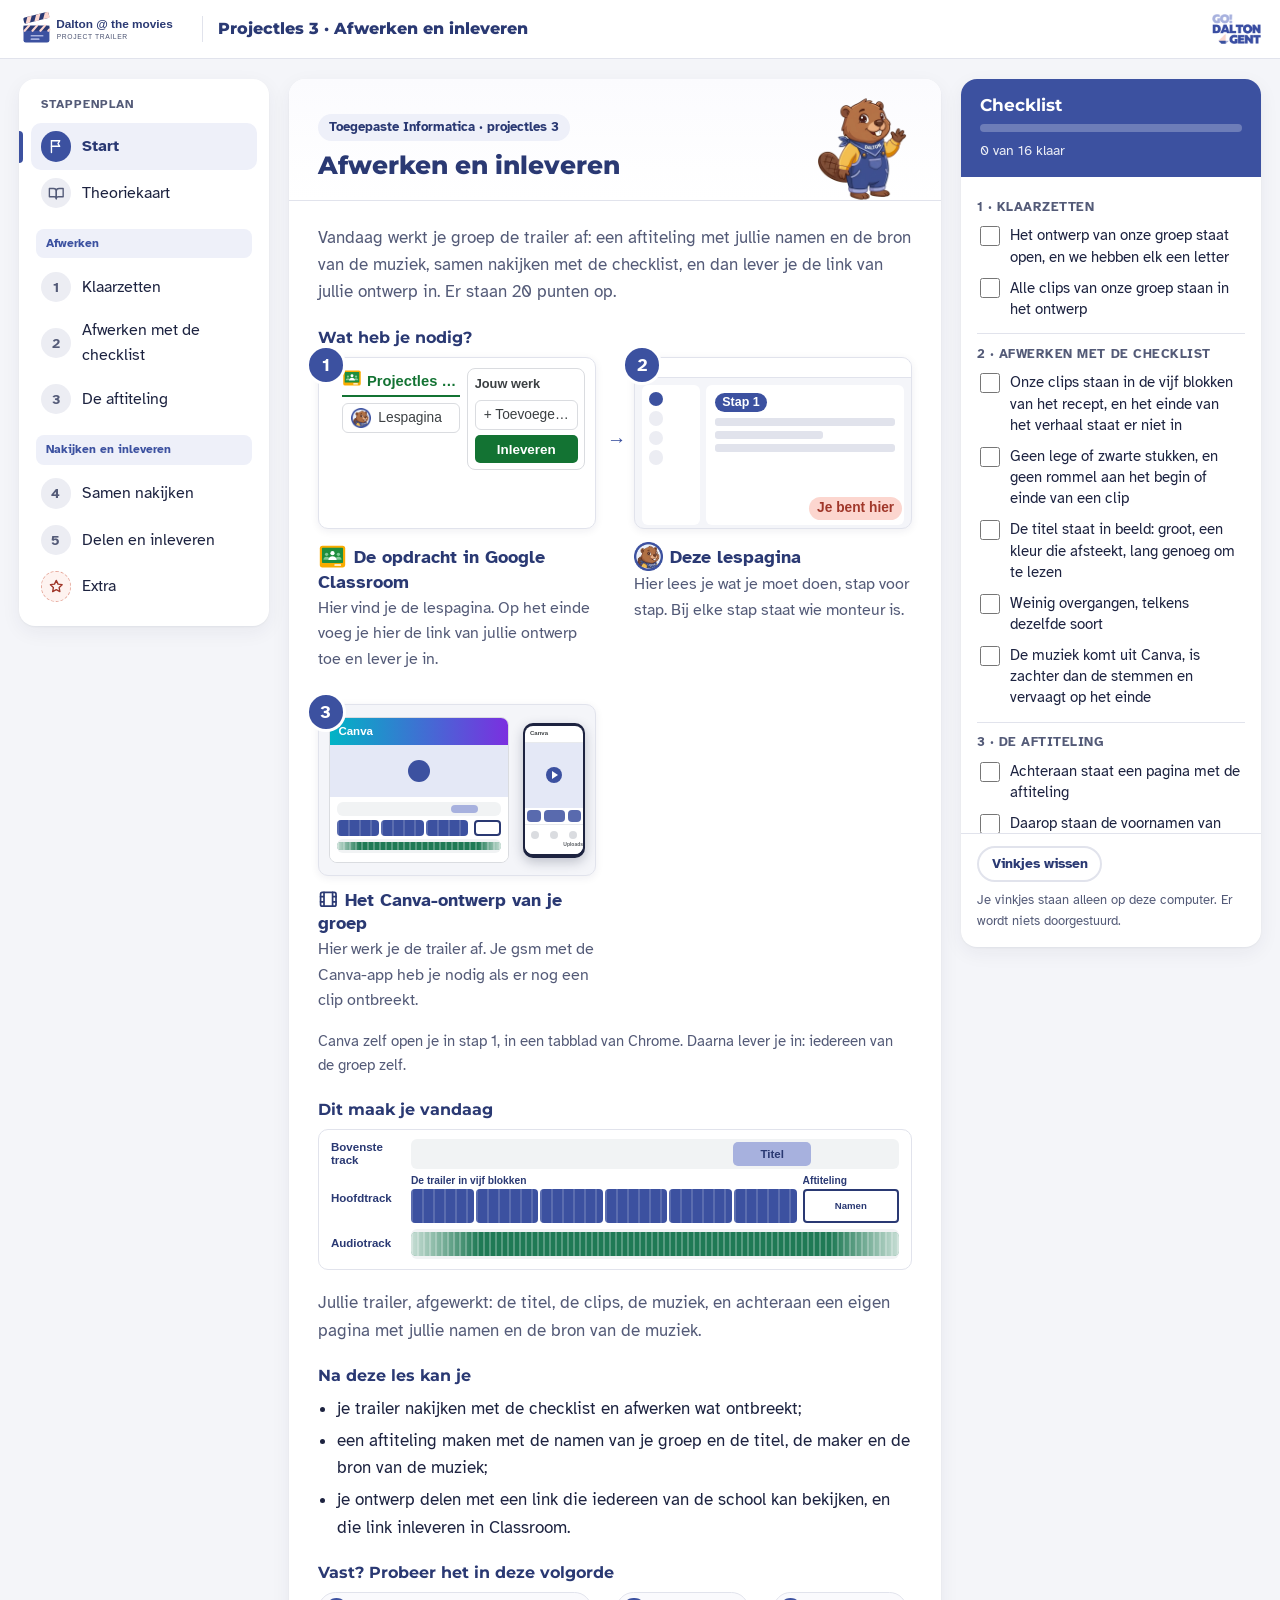
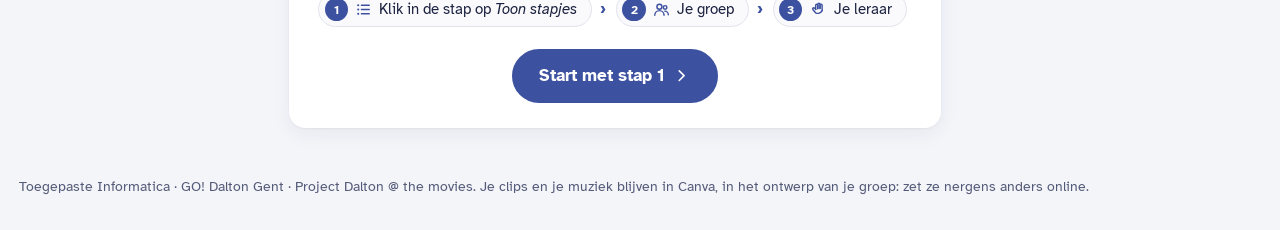
<file: index.html>
<!DOCTYPE html>
<html lang="nl-BE">
<head>
  <meta charset="UTF-8">
  <meta name="viewport" content="width=device-width, initial-scale=1">
  <meta name="toestel" content="windows">
<meta name="programma" content="canva">
  <title>Lespagina · Projectles 3 · Afwerken en inleveren · Dalton @ the movies</title>
  <link rel="icon" href="assets/logos/lespagina-icon.png" type="image/png">
  <link rel="stylesheet" href="css/style.css">
</head>
<body data-storage="movies-trailer_v1_" data-modus-start="kort" data-laatste-stap="5" data-ai-hulp="uit">

<!-- Pictogrammen: eenvoudige lijntekeningen, eigen werk. Gebruik: een svg met class "ic" en daarin use met href naar het symbool. -->
<svg xmlns="http://www.w3.org/2000/svg" style="display:none">
  <symbol id="i-flag" viewBox="0 0 24 24"><path d="M5 21V4"/><path d="M5 4h12l-2.5 4 2.5 4H5"/></symbol>
  <symbol id="i-book" viewBox="0 0 24 24"><path d="M2 5h6a4 4 0 0 1 4 4v11a3 3 0 0 0-3-3H2z"/><path d="M22 5h-6a4 4 0 0 0-4 4v11a3 3 0 0 1 3-3h7z"/></symbol>
  <symbol id="i-check" viewBox="0 0 24 24"><path d="M5 12.5l4.5 4.5L19 7.5"/></symbol>
  <symbol id="i-check-circle" viewBox="0 0 24 24"><circle cx="12" cy="12" r="9"/><path d="M8 12.5l2.7 2.7L16 10"/></symbol>
  <symbol id="i-list" viewBox="0 0 24 24"><path d="M9 6h11M9 12h11M9 18h11"/><path d="M4.5 6h.01M4.5 12h.01M4.5 18h.01" stroke-width="3"/></symbol>
  <symbol id="i-bulb" viewBox="0 0 24 24"><path d="M9 18h6M10 21h4"/><path d="M12 3a6 6 0 0 0-4 10.5c.7.7 1 1.5 1 2.5h6c0-1 .3-1.8 1-2.5A6 6 0 0 0 12 3z"/></symbol>
  <symbol id="i-alert" viewBox="0 0 24 24"><path d="M12 3.5l9.5 17h-19z"/><path d="M12 10v4.5M12 17.5h.01"/></symbol>
  <symbol id="i-help" viewBox="0 0 24 24"><circle cx="12" cy="12" r="9"/><path d="M9.6 9.3a2.5 2.5 0 1 1 3.4 2.5c-.6.3-1 .8-1 1.5v.4M12 17h.01"/></symbol>
  <symbol id="i-users" viewBox="0 0 24 24"><circle cx="9" cy="8" r="3.5"/><path d="M2.5 20a6.5 6.5 0 0 1 13 0"/><circle cx="17" cy="9" r="2.5"/><path d="M16.5 14.2a5 5 0 0 1 5 5"/></symbol>
  <symbol id="i-send" viewBox="0 0 24 24"><path d="M12 15V3M7 8l5-5 5 5"/><path d="M4 14v6h16v-6"/></symbol>
  <symbol id="i-star" viewBox="0 0 24 24"><path d="M12 3.5l2.6 5.4 5.9.8-4.3 4.1 1 5.9L12 16.9l-5.2 2.8 1-5.9-4.3-4.1 5.9-.8z"/></symbol>
  <symbol id="i-link" viewBox="0 0 24 24"><path d="M10 14a4 4 0 0 0 5.7 0l3-3a4 4 0 0 0-5.7-5.7l-1 1"/><path d="M14 10a4 4 0 0 0-5.7 0l-3 3a4 4 0 0 0 5.7 5.7l1-1"/></symbol>
  <symbol id="i-hand" viewBox="0 0 24 24"><path d="M8 12V6a1.5 1.5 0 0 1 3 0v5"/><path d="M11 10.5V4.5a1.5 1.5 0 0 1 3 0v6"/><path d="M14 10.5V6a1.5 1.5 0 0 1 3 0v7.5"/><path d="M8 11.5l-1.5-1.5a1.6 1.6 0 0 0-2.3 2.3l3.6 4.2A6.5 6.5 0 0 0 17 13.5"/></symbol>
  <symbol id="i-left" viewBox="0 0 24 24"><path d="M15 6l-6 6 6 6"/></symbol>
  <symbol id="i-right" viewBox="0 0 24 24"><path d="M9 6l6 6-6 6"/></symbol>
  <symbol id="i-lock" viewBox="0 0 24 24"><rect x="5" y="11" width="14" height="10" rx="2"/><path d="M8 11V8a4 4 0 0 1 8 0v3"/></symbol>
  <symbol id="i-info" viewBox="0 0 24 24"><circle cx="12" cy="12" r="9"/><path d="M12 11v5.5M12 7.6h.01"/></symbol>
  <symbol id="i-film" viewBox="0 0 24 24"><rect x="3" y="4" width="18" height="16" rx="2"/><path d="M7 4v16M17 4v16M3 9h4M3 15h4M17 9h4M17 15h4"/></symbol>
  <symbol id="i-phone" viewBox="0 0 24 24"><rect x="7" y="2.5" width="10" height="19" rx="2"/><path d="M11 18.5h2"/></symbol>
  <symbol id="i-cut" viewBox="0 0 24 24"><circle cx="6" cy="7" r="2.5"/><circle cx="6" cy="17" r="2.5"/><path d="M8 8.5L20 18M8 15.5L20 6"/></symbol>
  <symbol id="i-eye" viewBox="0 0 24 24"><path d="M2 12s4-7 10-7 10 7 10 7-4 7-10 7S2 12 2 12z"/><circle cx="12" cy="12" r="3"/></symbol>
  <symbol id="i-move" viewBox="0 0 24 24"><path d="M3 12h18M7 8l-4 4 4 4M17 8l4 4-4 4"/></symbol>
</svg>

<div class="teacher-banner">Leraarweergave: de roze kaders tonen waar je een screenshot kan plaatsen. Leerlingen zien die kaders niet.</div>

<header class="topbar">
  <div class="topbar-inner">
    <a class="brand" href="index.html" title="Naar het begin van de les">
      <img src="assets/movies-logo.svg" alt="Dalton @ the movies">
      <span class="brand-lesson">Projectles 3 · Afwerken en inleveren</span>
    </a>
    <span class="topbar-spacer"></span>
    <img class="dalton-mark" src="assets/dalton-gent-logo.png" alt="GO! Dalton Gent">
  </div>
</header>

<div class="layout">

  <!-- ============ LINKS: de route ============ -->
  <nav class="route" aria-label="Stappenplan">
    <p class="route-title">Stappenplan</p>
    <button class="nav-btn" type="button" data-step="start"><span class="nav-num"><svg class="ic" aria-hidden="true"><use href="#i-flag"/></svg></span><span class="nav-lbl">Start</span></button>
    <button class="nav-btn" type="button" data-step="theorie"><span class="nav-num"><svg class="ic" aria-hidden="true"><use href="#i-book"/></svg></span><span class="nav-lbl">Theoriekaart</span></button>

    <p class="route-group">Afwerken</p>
    <button class="nav-btn" type="button" data-step="1"><span class="nav-num"><span class="nav-n">1</span><svg class="ic nav-check" aria-hidden="true"><use href="#i-check"/></svg></span><span class="nav-lbl">Klaarzetten</span></button>
    <button class="nav-btn" type="button" data-step="2"><span class="nav-num"><span class="nav-n">2</span><svg class="ic nav-check" aria-hidden="true"><use href="#i-check"/></svg></span><span class="nav-lbl">Afwerken met de checklist</span></button>
    <button class="nav-btn" type="button" data-step="3"><span class="nav-num"><span class="nav-n">3</span><svg class="ic nav-check" aria-hidden="true"><use href="#i-check"/></svg></span><span class="nav-lbl">De aftiteling</span></button>

    <p class="route-group">Nakijken en inleveren</p>
    <button class="nav-btn" type="button" data-step="4"><span class="nav-num"><span class="nav-n">4</span><svg class="ic nav-check" aria-hidden="true"><use href="#i-check"/></svg></span><span class="nav-lbl">Samen nakijken</span></button>
    <button class="nav-btn" type="button" data-step="5"><span class="nav-num"><span class="nav-n">5</span><svg class="ic nav-check" aria-hidden="true"><use href="#i-check"/></svg></span><span class="nav-lbl">Delen en inleveren</span></button>
    <button class="nav-btn extra" type="button" data-step="extra"><span class="nav-num"><svg class="ic" aria-hidden="true"><use href="#i-star"/></svg></span><span class="nav-lbl">Extra</span></button>
  </nav>

  <!-- ============ MIDDEN: één stap tegelijk ============ -->
  <main id="main">

    <!-- ===== START ===== -->
    <section class="pane" id="pane-start" aria-labelledby="h-start">
      <article class="card">
        <header class="card-head met-mascotte">
          <div>
            <div class="tags"><span class="tag tag-where">Toegepaste Informatica · projectles 3</span></div>
            <h1 id="h-start">Afwerken en inleveren</h1>
          </div>
          <img class="mascotte-kop" src="assets/mascotte/dalton_welkom.webp" alt="" width="120" height="120">
        </header>
        <div class="card-body">
          <p class="intro">Vandaag werkt je groep de trailer af: een aftiteling met jullie namen en de bron van de muziek, samen nakijken met de checklist, en dan lever je de link van jullie ontwerp in. Er staan 20 punten op.</p>

          <h2 class="sec">Wat heb je nodig?</h2>
          <ol class="nodig">
            <li class="nodig-item">
              <div class="mock mock-opdracht" aria-hidden="true">
                <div class="mo-midden"><div class="mo-titel"><img class="logo" src="assets/logos/classroom.svg" alt="">Projectles 3 — Afwerken en inleveren</div><div class="mo-chip"><img class="logo" src="assets/logos/lespagina.webp" alt=""><span>Lespagina</span></div></div><div class="mo-werk"><div class="mo-werk-kop">Jouw werk</div><div class="mo-chip"><span>+ Toevoegen of maken</span></div><div class="mo-knop">Inleveren</div></div>
              </div>
              <p class="nodig-naam"><img class="logo" src="assets/logos/classroom.svg" alt="">De opdracht in Google Classroom</p>
              <p class="nodig-uitleg">Hier vind je de lespagina. Op het einde voeg je hier de link van jullie ontwerp toe en lever je in.</p>
            </li>
            <li class="nodig-item">
              <div class="mock mock-lespagina" aria-hidden="true">
                <div class="ml-balk"></div>
                <div class="ml-midden">
                  <div class="ml-route"><span></span><span></span><span></span><span></span></div>
                  <div class="ml-stap"><span class="ml-tag">Stap 1</span><span class="ml-lijn"></span><span class="ml-lijn kort"></span><span class="ml-lijn"></span></div>
                </div>
                <div class="ml-hier">Je bent hier</div>
              </div>
              <p class="nodig-naam"><img class="logo" src="assets/logos/lespagina.webp" alt="">Deze lespagina</p>
              <p class="nodig-uitleg">Hier lees je wat je moet doen, stap voor stap. Bij elke stap staat wie monteur is.</p>
            </li>
            <li class="nodig-item">
              <div class="mock mock-ontwerp" aria-hidden="true">
                <div class="mo-canva">
                  <div class="mo-canva-balk">Canva</div>
                  <div class="mo-canva-beeld"><span></span></div>
                  <div class="tl3">
                    <div class="tl3-rij"><div class="tl3-spoor"><span class="tl3-blok tl3-tekst" style="--x:70%;--b:16%"></span></div></div>
                    <div class="tl3-rij"><div class="tl3-hoofd"><div class="tl3-groep" style="--w:5"><div class="tl3-clips"><span class="tl-clip"></span><span class="tl-clip"></span><span class="tl-clip"></span></div></div><div class="tl3-groep" style="--w:1"><div class="tl3-clips"><span class="tl3-aftit"></span></div></div></div></div>
                    <div class="tl3-rij"><div class="tl3-spoor"><span class="tl3-blok tl3-muziek" style="--x:0;--b:100%"></span></div></div>
                  </div>
                </div>
                <div class="gsm"><div class="gsm-scherm"><div class="gsm-balk"><span>Canva</span></div><div class="gsm-beeld"><span></span></div><div class="gsm-tijdlijn"><i></i><i></i><i></i></div><div class="gsm-werkbalk"><span class="gsm-tab"><i></i></span><span class="gsm-tab"><i></i></span><span class="gsm-tab"><i></i>Uploads</span></div></div></div>
              </div>
              <p class="nodig-naam"><svg class="ic" aria-hidden="true"><use href="#i-film"/></svg> Het Canva-ontwerp van je groep</p>
              <p class="nodig-uitleg">Hier werk je de trailer af. Je gsm met de Canva-app heb je nodig als er nog een clip ontbreekt.</p>
            </li>
          </ol>
          <p class="nodig-noot">Canva zelf open je in stap 1, in een tabblad van Chrome. Daarna lever je in: iedereen van de groep zelf.</p>

          <h2 class="sec">Dit maak je vandaag</h2>
          <div class="vandaag">
            <div class="tl3" role="img" aria-label="Tekening van de tijdlijn met drie lagen. Bovenaan staat de titel op de bovenste track. In het midden staan de clips op de hoofdtrack, helemaal achteraan gevolgd door een witte pagina: de aftiteling. Onderaan loopt de muziek op de audiotrack, met een vervaging aan het begin en aan het einde.">
              <div class="tl3-rij"><span class="tl3-naam">Bovenste track</span><div class="tl3-spoor"><span class="tl3-blok tl3-tekst" style="--x:66%;--b:16%">Titel</span></div></div>
              <div class="tl3-rij"><span class="tl3-naam">Hoofdtrack</span><div class="tl3-hoofd">
                <div class="tl3-groep" style="--w:12"><b>De trailer in vijf blokken</b><div class="tl3-clips"><span class="tl-clip"></span><span class="tl-clip"></span><span class="tl-clip"></span><span class="tl-clip"></span><span class="tl-clip"></span><span class="tl-clip"></span></div></div>
                <div class="tl3-groep" style="--w:3"><b>Aftiteling</b><div class="tl3-clips"><span class="tl3-aftit">Namen</span></div></div>
              </div></div>
              <div class="tl3-rij"><span class="tl3-naam">Audiotrack</span><div class="tl3-spoor"><span class="tl3-blok tl3-muziek" style="--x:0;--b:100%"></span></div></div>
            </div>
            <p>Jullie trailer, afgewerkt: de titel, de clips, de muziek, en achteraan een eigen pagina met jullie namen en de bron van de muziek.</p>
          </div>

          <h2 class="sec">Na deze les kan je</h2>
          <ul class="doelen">
            <li>je trailer nakijken met de checklist en afwerken wat ontbreekt;</li>
            <li>een aftiteling maken met de namen van je groep en de titel, de maker en de bron van de muziek;</li>
            <li>je ontwerp delen met een link die iedereen van de school kan bekijken, en die link inleveren in Classroom.</li>
          </ul>

          <h2 class="sec">Vast? Probeer het in deze volgorde</h2>
          <ol class="vast">
            <li><svg class="ic" aria-hidden="true"><use href="#i-list"/></svg><span>Klik in de stap op <em>Toon stapjes</em></span></li>
            <li><svg class="ic" aria-hidden="true"><use href="#i-users"/></svg><span>Je groep</span></li>
            <li><svg class="ic" aria-hidden="true"><use href="#i-hand"/></svg><span>Je leraar</span></li>
          </ol>

          <p class="start-cta"><button class="btn btn-primary" type="button" data-goto="1">Start met stap 1 <svg class="ic" aria-hidden="true"><use href="#i-right"/></svg></button></p>
        </div>
      </article>
    </section>

    <!-- ===== THEORIEKAART ===== -->
    <section class="pane" id="pane-theorie" aria-labelledby="h-theorie">
      <article class="card">
        <header class="card-head">
          <div class="tags"><span class="tag tag-where">Spiekbriefje</span></div>
          <h2 id="h-theorie">Theoriekaart</h2>
        </header>
        <div class="card-body">
          <p class="intro">Alles op één plek. Kom hier terug als je iets niet meer weet.</p>
          <div class="t-grid">
            <section class="t-card">
              <h3><svg class="ic" aria-hidden="true"><use href="#i-flag"/></svg>Het project</h3>
              <ul>
                <li>Elke groep van drie maakt een <strong>filmtrailer</strong>. <strong>Informatica: de montage, in Canva.</strong></li>
                <li>Drie projectlessen: kennismaken (22 oktober) · muziek, tekst en geluid (29 oktober) · <strong>vandaag afwerken en inleveren</strong>.</li>
                <li>Het eindproduct wordt getoond op het slotmoment, vrijdag 13 november.</li>
              </ul>
            </section>
            <section class="t-card">
              <h3><svg class="ic" aria-hidden="true"><use href="#i-users"/></svg>De monteur wisselt</h3>
              <ul>
                <li>Geef elkaar een letter: <strong>A</strong>, <strong>B</strong> en <strong>C</strong>.</li>
                <li>Bij elke stap staat bovenaan wie <strong>monteur</strong> is: die werkt op de tijdlijn.</li>
                <li>De anderen lezen de checklist voor of zoeken iets op. Eén monteur tegelijk.</li>
              </ul>
            </section>
            <section class="t-card">
              <h3><svg class="ic" aria-hidden="true"><use href="#i-flag"/></svg>Het trailerrecept</h3>
              <ul>
                <li><strong>1 Opening</strong>: één beeld dat nieuwsgierig maakt.</li>
                <li><strong>2 Wie?</strong> De personages.</li>
                <li><strong>3 Het probleem</strong>: wat loopt er mis?</li>
                <li><strong>4 Spanning</strong>: korte clips na elkaar.</li>
                <li><strong>5 De titel</strong>, en stop.</li>
                <li>Een trailer verklapt het einde niet.</li>
              </ul>
            </section>
            <section class="t-card">
              <h3><svg class="ic" aria-hidden="true"><use href="#i-eye"/></svg>Een titel die je kan lezen</h3>
              <ul>
                <li>Groot genoeg, en een kleur die afsteekt tegen de clip.</li>
                <li>Lang genoeg in beeld: je moet hem twee keer kunnen lezen.</li>
              </ul>
            </section>
            <section class="t-card">
              <h3><svg class="ic" aria-hidden="true"><use href="#i-move"/></svg>Overgangen</h3>
              <ul>
                <li>Zonder overgang springt de film meteen naar de volgende clip: een <strong>harde overgang</strong>.</li>
                <li><strong>Oplossen</strong> laat de ene clip in de andere overlopen.</li>
                <li>Weinig, en telkens dezelfde soort. In de spanning werkt een harde overgang het best.</li>
              </ul>
            </section>
            <section class="t-card">
              <h3><svg class="ic" aria-hidden="true"><use href="#i-star"/></svg>Muziek en geluid</h3>
              <ul>
                <li>De stemmen in je clips moet je kunnen verstaan: zet de muziek <strong>zachter</strong>.</li>
                <li><strong>Vervagen</strong>: de muziek begint en eindigt zacht.</li>
                <li>Alleen muziek uit de bibliotheek van Canva. Een liedje van Spotify of YouTube uploaden mag niet.</li>
              </ul>
            </section>
            <section class="t-card">
              <h3><svg class="ic" aria-hidden="true"><use href="#i-film"/></svg>De aftiteling</h3>
              <ul>
                <li>De pagina <strong>achteraan</strong> met wie de trailer maakte en van wie de muziek is.</li>
                <li>Jullie <strong>voornamen</strong>, en de muziek: <strong>titel, maker en Canva</strong>.</li>
                <li>Wie iets van een ander gebruikt, noemt de maker. Ook als het mag.</li>
              </ul>
            </section>
            <section class="t-card">
              <h3><svg class="ic" aria-hidden="true"><use href="#i-eye"/></svg>Wie er in beeld komt</h3>
              <ul>
                <li>Niemand mag je zonder toestemming filmen of je beeld tonen: dat is <strong>portretrecht</strong>.</li>
                <li>Jullie trailer wordt getoond op het slotmoment: wie herkenbaar in beeld staat, moet dat weten.</li>
              </ul>
            </section>
            <section class="t-card">
              <h3><svg class="ic" aria-hidden="true"><use href="#i-link"/></svg>Delen en inleveren</h3>
              <ul>
                <li>Je levert <strong>een link</strong> in, geen bestand: de link van het Canva-ontwerp van je groep.</li>
                <li>Het <strong>toegangsniveau</strong> van de link: <em>GO! Dalton Gent</em> = iedereen van de school kan met de link kijken.</li>
                <li>Elk groepslid levert zelf in. De link blijft dezelfde: je kan het ontwerp nog verbeteren tot de deadline.</li>
              </ul>
            </section>
            <section class="t-card wide">
              <h3><svg class="ic" aria-hidden="true"><use href="#i-help"/></svg>Woorden</h3>
              <table class="t-rows">
                <tr><th>trailer</th><td>een korte reclamefilm die nieuwsgierig maakt naar een film, zonder het einde te verklappen</td></tr>
                <tr><th>aftiteling</th><td>de pagina achteraan met de namen van wie de film maakte en de bronnen, bijvoorbeeld de muziek</td></tr>
                <tr><th>bron</th><td>van wie iets komt dat je gebruikt: bij muziek de titel en de maker</td></tr>
                <tr><th>licentie</th><td>de toestemming van de maker om zijn werk te gebruiken, met de regels erbij</td></tr>
                <tr><th>toegangsniveau</th><td>wie met de link van je ontwerp mag kijken: alleen jij, of iedereen van de school</td></tr>
                <tr><th>eigenaar</th><td>wie het ontwerp maakte; die kan het delen</td></tr>
                <tr><th>portretrecht</th><td>niemand mag je zonder toestemming filmen of je beeld tonen</td></tr>
              </table>
            </section>
            <section class="t-card wide warn">
              <h3><svg class="ic" aria-hidden="true"><use href="#i-alert"/></svg>Veelgemaakte fouten</h3>
              <ul>
                <li>De trailer vertelt de hele film na, met het einde erbij.</li>
                <li>Een liedje van Spotify of YouTube uploaden in plaats van muziek uit Canva.</li>
                <li>In de aftiteling alleen <em>Muziek van Canva</em>, zonder titel en maker.</li>
                <li>De link van het ontwerp delen terwijl het toegangsniveau nog op <em>Alleen jij hebt toegang</em> staat: je leraar kan het dan niet openen.</li>
                <li>Een link naar een ander ontwerp inleveren, of naar de lijst met projecten.</li>
                <li>Denken dat één groepslid inlevert voor de hele groep: iedereen levert zelf in.</li>
              </ul>
            </section>
          </div>
        </div>
      </article>
    </section>

    <!-- ===== STAP 1 ===== -->
    <section class="pane" id="pane-1" aria-labelledby="h-1">
      <article class="card">
        <header class="card-head">
          <div class="tags"><span class="tag tag-step">Stap 1</span><span class="tag tag-where">Canva</span></div>
          <h2 id="h-1">Klaarzetten</h2>
        </header>
        <div class="card-body">
          <p class="intro">Je opent het ontwerp van je groep en speelt de trailer één keer af.</p>
          <p class="monteur samen"><svg class="ic" aria-hidden="true"><use href="#i-users"/></svg><span><strong>Samen.</strong> Geef elkaar een letter: <strong>A</strong>, <strong>B</strong> en <strong>C</strong>. Zo weten jullie bij elke stap wie monteur is.</span></p>
          <div class="todo-box">
            <div class="todo-head"><h3><svg class="ic" aria-hidden="true"><use href="#i-list"/></svg> Wat moet je doen?</h3></div>
            <ol class="doe">
<li><span class="doe-tekst"><strong>Iedereen:</strong> klik op <a class="btn btn-primary btn-open" href="https://www.canva.com" target="_blank" rel="noopener">Open Canva</a></span><span class="sub">Het opent in een nieuw tabblad. Meld je aan met je schoolaccount.</span></li>
<li><details class="stapjes" open><summary><span class="doe-tekst"><strong>Iedereen:</strong> open het ontwerp van je groep.</span><span class="stapjes-knop" aria-hidden="true"></span></summary>
  <ol class="klein">
    <li><p>Klik links op <strong>Projecten</strong> en dan op <strong>Met jou gedeeld</strong>. Klik op het ontwerp van je groep.<span class="sub">Maakte jij het ontwerp? Dan staat het bij je eigen projecten.</span></p><img class="mini" src="assets/stapjes/canva-met-jou-gedeeld.png" alt="Canva, Projecten. In de lijst staat Met jou gedeeld in een rood kader." loading="lazy"></li>
  </ol>
</details></li>
<li><span class="doe-tekst">Druk op de <strong>spatiebalk</strong> en kijk naar de hele trailer. Wat moet er nog gebeuren?</span><span class="sub">Lees ook het tekstvak achteraan uit projectles 2: daar schreef je op wat er nog moest.</span></li>
<li><details class="stapjes" open><summary><span class="doe-tekst">Ontbreekt er een clip? Zet ze erin met de <strong>Canva-app</strong> op je gsm.</span><span class="stapjes-knop" aria-hidden="true"></span></summary>
  <ol class="klein">
    <li><p>Open het ontwerp van je groep in de Canva-app: tik onderaan op <strong>Je ontwerpen</strong>, bovenaan op <strong>Alle projecten</strong> en dan op <strong>Met jou gedeeld</strong>.<span class="sub">Zoals in projectles 1. De beelden komen van Canva in de browser van een gsm: in de app ziet het er bijna zo uit.</span></p><img class="mini" src="assets/stapjes/gsm-met-jou-gedeeld.png" alt="Canva op een gsm: het lijstje Je ontwerpen is open. Met jou gedeeld staat in een rood kader." loading="lazy"></li>
    <li><p>Tik in de werkbalk onderaan op <strong>Uploads</strong>, kies de clip en <strong>tik erop</strong>.<span class="sub">Pas als je op de clip tikt, staat ze in het ontwerp.</span></p><img class="mini" src="assets/stapjes/gsm-uploads.png" alt="De editor van Canva op een gsm. In de werkbalk onderaan staat Uploads in een rood kader." loading="lazy"></li>
  </ol>
</details></li>
<li><span class="doe-tekst">Spreek af wie monteur is in stap 2: <strong>A</strong>.</span></li>
            </ol>
          </div>
          <div class="tip"><svg class="ic" aria-hidden="true"><use href="#i-bulb"/></svg><p><strong>Weet je de letters van projectles 2 niet meer?</strong> Geef elkaar gewoon opnieuw A, B en C.</p></div>
        </div>
        <footer class="card-nav">
          <button class="btn" type="button" data-goto="start"><svg class="ic" aria-hidden="true"><use href="#i-left"/></svg> Start</button>
          <button class="btn btn-primary" type="button" data-goto="2">Stap 2 <svg class="ic" aria-hidden="true"><use href="#i-right"/></svg></button>
        </footer>
      </article>
    </section>

    <!-- ===== STAP 2 ===== -->
    <section class="pane" id="pane-2" aria-labelledby="h-2">
      <article class="card">
        <header class="card-head">
          <div class="tags"><span class="tag tag-step">Stap 2</span><span class="tag tag-where">Canva, de tijdlijn</span></div>
          <h2 id="h-2">Afwerken met de checklist</h2>
        </header>
        <div class="card-body">
          <p class="intro">Je kijkt wat er nog ontbreekt en werkt het af. De checklist hieronder zegt waarop je punten krijgt.</p>
          <p class="monteur"><svg class="ic" aria-hidden="true"><use href="#i-users"/></svg><span>Monteur: <span class="mon-letter">A</span> <strong>B</strong> en <strong>C</strong> wijzen aan wat er nog ontbreekt.</span></p>
          <div class="todo-box">
            <div class="todo-head"><h3><svg class="ic" aria-hidden="true"><use href="#i-list"/></svg> Wat moet je doen?</h3></div>
            <ol class="doe">
<li><span class="doe-tekst">Lees samen de <strong>checklist</strong> hieronder. Wat ontbreekt er nog in jullie trailer?</span></li>
<li><details class="stapjes" open><summary><span class="doe-tekst"><strong>Monteur:</strong> kort in wat te lang is, en haal weg wat er niet in hoort.</span><span class="stapjes-knop" aria-hidden="true"></span></summary>
  <ol class="klein">
    <li><p>Klik de clip aan en sleep de <strong>linkerrand</strong> of de <strong>rechterrand</strong> naar binnen.<span class="sub">Staat iemand nog klaar of lacht hij net? Kort de clip in tot dat stukje weg is.</span></p></li>
    <li><p>Wil je een stuk uit het midden weg? Klik in de clip op de plek en druk op <strong>S</strong>. Klik het stuk aan dat weg moet en druk op <strong>Delete</strong>.<span class="sub">Te veel weg? Klik op de pijl <strong>Ongedaan maken</strong>, of druk op <strong>Ctrl + Z</strong>.</span></p></li>
  </ol>
</details></li>
<li><span class="doe-tekst"><strong>Monteur:</strong> zoek lege of zwarte stukken tussen de clips en haal ze weg.</span><span class="sub">Zeker ook het einde van het verhaal: een trailer verklapt het niet.</span></li>
<li><details class="stapjes" open><summary><span class="doe-tekst">Staat de <strong>titel</strong> van de film er, groot en in een kleur die afsteekt? Zo niet: voeg hem toe.</span><span class="stapjes-knop" aria-hidden="true"></span></summary>
  <ol class="klein">
    <li><p>Klik links op <strong>Tekst</strong> en dan op <strong>Voeg een tekstvak toe</strong>. Typ de titel.<span class="sub">Zoals in projectles 2.</span></p><img class="mini" src="assets/stapjes/canva-tekstvak.png" alt="Het tabblad Tekst in Canva. De paarse knop Voeg een tekstvak toe staat in een rood kader." loading="lazy"></li>
    <li><p>Klik op de titel in het beeld. Typ bovenaan in het vak met het getal een groter getal, bijvoorbeeld <strong>100</strong>.</p><img class="mini" src="assets/stapjes/canva-tekst-grootte.png" alt="De balk boven het beeld als je een tekst aanklikt. Het vak met de lettergrootte staat in een rood kader." loading="lazy"></li>
    <li><p>Klik op de <strong>A</strong> met de gekleurde streep en kies een kleur.<span class="sub">Een lichte clip? Kies een donkere kleur. Een donkere clip? Kies wit.</span></p><img class="mini" src="assets/stapjes/canva-tekst-kleur.png" alt="De balk boven het beeld. De A met een gekleurde streep, voor de kleur van de tekst, staat in een rood kader." loading="lazy"></li>
  </ol>
</details></li>
<li><details class="stapjes" open><summary><span class="doe-tekst">Overgangen: weinig, en telkens dezelfde soort.</span><span class="stapjes-knop" aria-hidden="true"></span></summary>
  <ol class="klein">
    <li><p>Ga met de muis naar de plek <strong>tussen twee clips</strong> op de hoofdtrack. Klik op het knopje <strong>Transitie toevoegen</strong>.<span class="sub">Te veel verschillende overgangen? Klik op <strong>Overgang wijzigen</strong> en dan op <strong>Geen</strong>, of kies overal dezelfde.</span></p><img class="mini" src="assets/stapjes/canva-transitie-toevoegen.png" alt="De tijdlijn in Canva. Tussen twee clips staat het knopje Transitie toevoegen in een rood kader." loading="lazy"></li>
    <li><p>Klik in het paneel <strong>Overgangen</strong> op <strong>Oplossen</strong>.</p><img class="mini" src="assets/stapjes/canva-oplossen.png" alt="Het paneel Overgangen in Canva. De tegel Oplossen staat in een rood kader." loading="lazy"></li>
  </ol>
</details></li>
<li><details class="stapjes" open><summary><span class="doe-tekst">Muziek uit Canva, zachter dan de stemmen, en zacht einde.</span><span class="stapjes-knop" aria-hidden="true"></span></summary>
  <ol class="klein">
    <li><p>Klik het nummer in de tijdlijn aan en klik bovenaan op het luidsprekertje <strong>Volume</strong>.</p><img class="mini" src="assets/stapjes/canva-volume-knop.png" alt="De balk boven het beeld als een nummer gekozen is. Het luidsprekertje Volume staat in een rood kader." loading="lazy"></li>
    <li><p>Sleep de schuif naar links, of typ een lager getal. Speel af: versta je de stemmen?</p><img class="mini" src="assets/stapjes/canva-volume-schuif.png" alt="Het paneel Volume. De schuif met het getal 20 staat in een rood kader." loading="lazy"></li>
    <li><p>Klik bovenaan op <strong>Vervagen</strong> en sleep <strong>Vervaging aan het einde</strong> een beetje naar rechts.</p><img class="mini" src="assets/stapjes/canva-vervagen-schuif.png" alt="Het paneel Vervagen. De twee schuiven, Vervaging aan het begin en Vervaging aan het einde, staan in een rood kader." loading="lazy"></li>
  </ol>
</details></li>
            </ol>
          </div>
          <div class="tip"><svg class="ic" aria-hidden="true"><use href="#i-bulb"/></svg><p><strong>Nog een clip nodig?</strong> Zet ze erin met de Canva-app op je gsm (<strong>Uploads</strong>, tik op de clip), zoals in stap 1.</p></div>
          <div class="info" role="group" aria-labelledby="info-checklist">
            <div class="info-kop"><svg class="ic" aria-hidden="true"><use href="#i-info"/></svg><span class="info-soort">Info</span><h3 id="info-checklist">De checklist van je trailer</h3><span class="info-bij">bij handeling 1</span></div>
            <div class="info-body">
              <ul class="punten">
                <li><b>Het trailerrecept</b><span>De vijf blokken, en het einde van het verhaal staat er niet in.</span><em>4 punten</em></li>
                <li><b>Montage</b><span>Ingekort en gesplitst: geen lege of zwarte stukken, geen rommel aan het begin of einde van een clip.</span><em>3 punten</em></li>
                <li><b>De titel</b><span>Groot, een kleur die afsteekt, lang genoeg om te lezen.</span><em>2 punten</em></li>
                <li><b>Overgangen</b><span>Weinig en dezelfde soort; harde overgangen in de spanning.</span><em>2 punten</em></li>
                <li><b>Muziek en geluid</b><span>Uit Canva, zachter dan de stemmen, vervaagt op het einde.</span><em>3 punten</em></li>
                <li><b>De aftiteling</b><span>De voornamen van de groep en de muziek met titel, maker en Canva.</span><em>3 punten</em></li>
                <li><b>Ingeleverd</b><span>Jij leverde zelf de link in, vóór de deadline.</span><em>3 punten</em></li>
              </ul>
              <p class="punten-tot">Samen 20 punten. Jullie leraar kijkt het ontwerp na in Canva.</p>
            </div>
          </div>
        </div>
        <footer class="card-nav">
          <button class="btn" type="button" data-goto="1"><svg class="ic" aria-hidden="true"><use href="#i-left"/></svg> Stap 1</button>
          <button class="btn btn-primary" type="button" data-goto="3">Stap 3 <svg class="ic" aria-hidden="true"><use href="#i-right"/></svg></button>
        </footer>
      </article>
    </section>

    <!-- ===== STAP 3 ===== -->
    <section class="pane" id="pane-3" aria-labelledby="h-3">
      <article class="card">
        <header class="card-head">
          <div class="tags"><span class="tag tag-step">Stap 3</span><span class="tag tag-where">Canva, achteraan in de tijdlijn</span></div>
          <h2 id="h-3">De aftiteling</h2>
        </header>
        <div class="card-body">
          <p class="intro">Achteraan komt een pagina met wie de trailer maakte en van wie de muziek is.</p>
          <p class="monteur"><svg class="ic" aria-hidden="true"><use href="#i-users"/></svg><span>Monteur: <span class="mon-letter">B</span> <strong>A</strong> en <strong>C</strong> zoeken op wat er in de aftiteling moet staan.</span></p>
          <div class="todo-box">
            <div class="todo-head"><h3><svg class="ic" aria-hidden="true"><use href="#i-list"/></svg> Wat moet je doen?</h3></div>
            <ol class="doe">
<li><details class="stapjes" open><summary><span class="doe-tekst"><strong>Monteur:</strong> voeg achteraan een lege pagina toe.</span><span class="stapjes-knop" aria-hidden="true"></span></summary>
  <ol class="klein">
    <li><p>Klik in de tijdlijn rechts van de laatste clip op het grijze <strong>+</strong>.</p></li>
    <li><p>Klik op <strong>Leeg</strong>.<span class="sub">De nieuwe pagina duurt 5 seconden. Dat is genoeg. Je ziet ze achteraan, na de laatste clip.</span></p></li>
  </ol>
</details></li>
<li><details class="stapjes" open><summary><span class="doe-tekst"><strong>Monteur:</strong> zet jullie voornamen op de pagina.</span><span class="stapjes-knop" aria-hidden="true"></span></summary>
  <ol class="klein">
    <li><p>Klik links op <strong>Tekst</strong> en dan op <strong>Voeg een tekstvak toe</strong>.<span class="sub">Klik eerst op de nieuwe pagina in de tijdlijn: dan komt het tekstvak op die pagina.</span></p></li>
    <li><p>Typ <em>Een trailer van</em> en de <strong>voornamen</strong> van de drie groepsleden.<span class="sub">Alleen voornamen: de trailer wordt getoond op het slotmoment.</span></p></li>
  </ol>
</details></li>
<li><details class="stapjes" open><summary><span class="doe-tekst"><strong>Monteur:</strong> zet eronder de muziek: de titel, de maker en <em>(Canva)</em>.</span><span class="stapjes-knop" aria-hidden="true"></span></summary>
  <ol class="klein">
    <li><p>Typ <em>Muziek:</em> en de titel tussen aanhalingstekens, een streepje, de maker en <em>(Canva)</em>.<span class="sub">Staat dat al in het tekstvak achteraan uit projectles 2? Neem het over en verwijder dat tekstvak.</span></p></li>
    <li><p>Weet je de titel of de maker niet meer? Klik het nummer in de audiotrack aan: de <strong>titel</strong> staat in de balk. Zoek die titel bij <strong>Elementen</strong>: de <strong>maker</strong> staat onder de titel in de lijst.<span class="sub">Luister niet naar het nummer door erop te klikken in de lijst: een klik zet het nummer opnieuw in je ontwerp.</span></p></li>
  </ol>
</details></li>
<li><span class="doe-tekst">Kies een tekstkleur die afsteekt, en speel de aftiteling af. Kan je alles lezen?</span><span class="sub">De pagina is zwart of wit, volgens je ontwerp. Zwart? Kies wit voor de tekst.</span></li>
            </ol>
          </div>
          <div class="tip"><svg class="ic" aria-hidden="true"><use href="#i-bulb"/></svg><p><strong>Zie je de aftiteling niet in beeld?</strong> Kijk of het tekstvak op de nieuwe pagina staat en niet op een clip ervoor. Sleep het blok in de tijdlijn naar de nieuwe pagina.</p></div>
          <div class="info" role="group" aria-labelledby="info-aftiteling">
            <div class="info-kop"><svg class="ic" aria-hidden="true"><use href="#i-info"/></svg><span class="info-soort">Info</span><h3 id="info-aftiteling">Waarom een aftiteling?</h3><span class="info-bij">bij handeling 2 en 3</span></div>
            <div class="info-body">
              <div class="aftit-uitleg">
                <div class="aftit" role="img" aria-label="Tekening van de aftiteling: een donkere pagina met in het midden de tekst Een trailer van, drie voornamen, en eronder Muziek, de titel tussen aanhalingstekens, een streepje, de maker en Canva tussen haakjes."><b>Een trailer van Voornaam, Voornaam en Voornaam</b><span>Muziek: “Titel” – Maker (Canva)</span></div>
                <ul class="doelen">
                  <li>Wie iets van een ander gebruikt, noemt de <strong>maker</strong>. Ook als het mag: Canva geeft je de licentie.</li>
                  <li>Zo weet de kijker wie de trailer maakte en van wie de muziek is.</li>
                </ul>
              </div>
            </div>
          </div>
        </div>
        <footer class="card-nav">
          <button class="btn" type="button" data-goto="2"><svg class="ic" aria-hidden="true"><use href="#i-left"/></svg> Stap 2</button>
          <button class="btn btn-primary" type="button" data-goto="4">Stap 4 <svg class="ic" aria-hidden="true"><use href="#i-right"/></svg></button>
        </footer>
      </article>
    </section>

    <!-- ===== STAP 4 ===== -->
    <section class="pane" id="pane-4" aria-labelledby="h-4">
      <article class="card">
        <header class="card-head">
          <div class="tags"><span class="tag tag-step">Stap 4</span><span class="tag tag-where">Canva</span></div>
          <h2 id="h-4">Samen nakijken</h2>
        </header>
        <div class="card-body">
          <p class="intro">Jullie kijken naar de trailer zoals een kijker: van begin tot einde, met de checklist erbij.</p>
          <p class="monteur"><svg class="ic" aria-hidden="true"><use href="#i-users"/></svg><span>Monteur: <span class="mon-letter">C</span> <strong>A</strong> en <strong>B</strong> lezen de checklist voor.</span></p>
          <div class="todo-box">
            <div class="todo-head"><h3><svg class="ic" aria-hidden="true"><use href="#i-list"/></svg> Wat moet je doen?</h3></div>
            <ol class="doe">
<li><span class="doe-tekst"><strong>Samen:</strong> speel de hele trailer af, van begin tot einde.</span><span class="sub">Met oortjes, of zacht. Druk op de <strong>spatiebalk</strong>.</span></li>
<li><span class="doe-tekst">Loop de <strong>checklist</strong> van stap 2 na, criterium per criterium. Verbeter wat niet klopt.</span><span class="sub">De monteur verbetert. De anderen lezen voor en kijken mee.</span></li>
<li><span class="doe-tekst"><strong>Wie in beeld?</strong> Weet iedereen die herkenbaar in beeld staat dat de trailer getoond wordt?</span><span class="sub">Niet zeker? Vraag het, of laat de clip weg.</span></li>
<li><details class="stapjes" open><summary><span class="doe-tekst"><strong>Monteur:</strong> geef het ontwerp een duidelijke naam: <em>Trailer – de titel van de film</em>.</span><span class="stapjes-knop" aria-hidden="true"></span></summary>
  <ol class="klein">
    <li><p>Klik bovenaan op de naam van het ontwerp, typ de nieuwe naam en druk op <strong>Enter</strong>.<span class="sub">Zo vindt je leraar het ontwerp snel terug.</span></p></li>
  </ol>
</details></li>
            </ol>
          </div>
          <div class="tip"><svg class="ic" aria-hidden="true"><use href="#i-bulb"/></svg><p><strong>Je trailer is langer dan de muziek, of de muziek langer dan de trailer?</strong> Klik het nummer aan en sleep zijn rechterrand tot onder het einde van de laatste clip.</p></div>
          <div class="info" role="group" aria-labelledby="info-beeld">
            <div class="info-kop"><svg class="ic" aria-hidden="true"><use href="#i-info"/></svg><span class="info-soort">Info</span><h3 id="info-beeld">Wie mag in beeld?</h3><span class="info-bij">bij handeling 3</span></div>
            <div class="info-body">
              <ul class="mag">
                <li class="let"><strong>Filmen is niet hetzelfde als tonen.</strong> Iemand die toestemming gaf om gefilmd te worden, weet daarom nog niet dat de trailer op het slotmoment getoond wordt.</li>
                <li>Wie herkenbaar in beeld staat, weet dat de trailer <strong>getoond</strong> wordt aan de klas en de leerkrachten.</li>
                <li class="nee">Wil iemand niet in beeld? Laat de clip dan weg. Dat telt niet als fout.</li>
              </ul>
            </div>
          </div>
        </div>
        <footer class="card-nav">
          <button class="btn" type="button" data-goto="3"><svg class="ic" aria-hidden="true"><use href="#i-left"/></svg> Stap 3</button>
          <button class="btn btn-primary" type="button" data-goto="5">Stap 5 <svg class="ic" aria-hidden="true"><use href="#i-right"/></svg></button>
        </footer>
      </article>
    </section>

    <!-- ===== STAP 5 ===== -->
    <section class="pane" id="pane-5" aria-labelledby="h-5">
      <article class="card">
        <header class="card-head met-mascotte">
          <div>
            <div class="tags"><span class="tag tag-step">Stap 5</span><span class="tag tag-where">Canva</span><span class="tag tag-where"><img class="logo" src="assets/logos/classroom.svg" alt=""> Google Classroom</span></div>
            <h2 id="h-5">Delen en inleveren</h2>
          </div>
          <img class="mascotte-kop" src="assets/mascotte/dalton_inleveren.webp" alt="" width="120" height="120">
        </header>
        <div class="card-body">
          <p class="intro">Je deelt de link van het ontwerp zodat je leraar het kan openen. Dan levert iedereen van de groep in Classroom in.</p>
          <p class="monteur"><svg class="ic" aria-hidden="true"><use href="#i-users"/></svg><span><strong>De eigenaar</strong> (wie het ontwerp maakte) stelt het delen in. <strong>Iedereen</strong> levert daarna zelf in.</span></p>
          <div class="todo-box">
            <div class="todo-head"><h3><svg class="ic" aria-hidden="true"><use href="#i-list"/></svg> Wat moet je doen?</h3></div>
            <ol class="doe">
<li><details class="stapjes" open><summary><span class="doe-tekst"><strong>Eigenaar:</strong> zet het toegangsniveau van de link op <em>GO! Dalton Gent</em>.</span><span class="stapjes-knop" aria-hidden="true"></span></summary>
  <ol class="klein">
    <li><p>Klik rechtsboven op <span class="ui">Delen</span>.</p></li>
    <li><p>Klik bij <strong>Toegangsniveau</strong> op het lijstje en kies <strong>GO! Dalton Gent</strong>.<span class="sub">Staat er daarna een rol naast? Kies <strong>Mag bekijken</strong>: bekijken, niet bewerken.</span></p><img class="mini" src="assets/stapjes/canva-delen-toegang.png" alt="Het venster Ontwerp delen in Canva. Bij Toegangsniveau staat het lijstje open; de keuze GO! Dalton Gent staat in een rood kader." loading="lazy"></li>
  </ol>
</details></li>
<li><details class="stapjes" open><summary><span class="doe-tekst"><strong>Iedereen:</strong> kopieer de link van het ontwerp.</span><span class="stapjes-knop" aria-hidden="true"></span></summary>
  <ol class="klein">
    <li><p>Klik rechtsboven op <span class="ui">Delen</span> en dan op <strong>Link kopiëren</strong>.<span class="sub">Je ziet in Canva ook <strong>Naar leerkracht versturen</strong>. Wij leveren in via Classroom, niet via die knop.</span></p><img class="mini" src="assets/stapjes/canva-link-kopieren.png" alt="Het venster Ontwerp delen in Canva. De paarse knop Link kopiëren staat in een rood kader." loading="lazy"></li>
  </ol>
</details></li>
<li><details class="stapjes" open><summary><span class="doe-tekst"><strong>Iedereen:</strong> voeg de link toe in Google Classroom.</span><span class="stapjes-knop" aria-hidden="true"></span></summary>
  <ol class="klein">
    <li><p>Klik bovenaan op het tabblad <strong class="met-logo"><img class="logo" src="assets/logos/classroom.svg" alt="">Google Classroom</strong>.</p><div class="teken-tabs" role="img" aria-label="Tekening van de tabbladen bovenaan in Chrome. Het tabblad Google Classroom staat in een rood kader."><span class="tt-tab wijs"><img class="logo" src="assets/logos/classroom.svg" alt="">Google Classroom</span><span class="tt-tab"><img class="logo" src="assets/logos/lespagina.webp" alt="">Lespagina · Projectles 3</span><span class="tt-tab actief"><svg class="ic" aria-hidden="true"><use href="#i-film"/></svg>Canva</span></div></li>
    <li><p>Klik rechts, bij <strong>Jouw werk</strong>, op <span class="ui">Toevoegen of maken</span> en dan op <strong>Link</strong>.</p><div class="mock mock-opdracht mini-mock" role="img" aria-label="Tekening van de opdracht. Bij Jouw werk staat de knop Toevoegen of maken in een rood kader, daaronder de knop Inleveren."><div class="mo-midden"><div class="mo-titel"><img class="logo" src="assets/logos/classroom.svg" alt="">Projectles 3 — Afwerken en inleveren</div><div class="mo-chip"><img class="logo" src="assets/logos/lespagina.webp" alt=""><span>Lespagina</span></div></div><div class="mo-werk"><div class="mo-werk-kop">Jouw werk</div><div class="mo-chip wijs"><span>+ Toevoegen of maken</span></div><div class="mo-knop">Inleveren</div></div></div></li>
    <li><p>Plak de link met <strong>Ctrl + V</strong> en voeg ze toe.<span class="sub">Het kan zijn dat de knop <strong>Toevoegen</strong> heet of <strong>Link toevoegen</strong>: klik op de knop die de link toevoegt.</span></p></li>
  </ol>
</details></li>
<li><details class="stapjes" open><summary><span class="doe-tekst"><strong>Iedereen:</strong> klik op <span class="ui">Inleveren</span>.</span><span class="stapjes-knop" aria-hidden="true"></span></summary>
  <ol class="klein">
    <li><p>Klik rechts bij <strong>Jouw werk</strong> op <span class="ui">Inleveren</span>.</p></li>
    <li><p>Klik in het venster <strong>Je werk inleveren?</strong> nog eens op <span class="ui">Inleveren</span>.<span class="sub">Daarna staat er rechts <strong>Ingeleverd</strong>.</span></p></li>
  </ol>
</details></li>
            </ol>
            <figure class="clip"><video src="assets/video/inleveren.mp4" poster="assets/video/inleveren.jpg" autoplay loop muted playsinline controls preload="metadata" aria-label="Filmpje: rechts, bij Jouw werk, op Inleveren klikken; in het venster Je werk inleveren? nog eens op Inleveren klikken; daarna staat er Ingeleverd."></video><figcaption>Filmpje van 10 seconden: zo lever je in. Het is een andere opdracht, de knoppen zijn dezelfde.</figcaption></figure>
          </div>
          <div class="tip warn"><svg class="ic" aria-hidden="true"><use href="#i-alert"/></svg><p><strong>Vraagt je link om toegang?</strong> Dan staat het toegangsniveau nog op <em>Alleen jij hebt toegang</em>. Vraag de eigenaar om het aan te passen.</p></div>
          <p style="margin:.2rem 0 0;color:var(--muted)">Elk groepslid levert zelf in. De link blijft dezelfde: tot vrijdag 13 november om 20.00 uur mag je de trailer nog verbeteren.</p>
        </div>
        <footer class="card-nav">
          <button class="btn" type="button" data-goto="4"><svg class="ic" aria-hidden="true"><use href="#i-left"/></svg> Stap 4</button>
          <button class="btn btn-primary" type="button" data-goto="extra">Extra <svg class="ic" aria-hidden="true"><use href="#i-right"/></svg></button>
        </footer>
      </article>
    </section>

    <!-- ===== STAP EXTRA ===== -->
    <section class="pane" id="pane-extra" aria-labelledby="h-extra">
      <article class="card">
        <header class="card-head">
          <div class="tags"><span class="tag tag-extra">Extra · niet verplicht</span></div>
          <h2 id="h-extra">Nog even verder</h2>
        </header>
        <div class="card-body">
          <p class="intro">Voor wie nog tijd heeft. Het telt niet mee voor je punten.</p>
          <div class="todo-box">
            <div class="todo-head"><h3><svg class="ic" aria-hidden="true"><use href="#i-list"/></svg> Wat kan je doen?</h3></div>
            <ol class="doe">
<li><details class="stapjes" open><summary><span class="doe-tekst"><strong>De voice-over</strong> inspreken met je <strong>gsm</strong>, als jullie de Engelse tekst van Engels al hebben.</span><span class="stapjes-knop" aria-hidden="true"></span></summary>
  <ol class="klein">
    <li><p>Open het ontwerp van je groep in de <strong>Canva-app</strong>, zoals in stap 1. Zoek een rustige hoek van het lokaal.<span class="sub">De computers in het lokaal hebben geen microfoon: opnemen gaat alleen met je gsm.</span></p></li>
    <li><p>Zet de afspeelkop waar de stem moet beginnen. Tik op <strong>Audio toevoegen</strong> en dan op <strong>Voice-over opnemen</strong>.<span class="sub">Vraagt de app naar je microfoon? Tik op <strong>Toegang verlenen</strong>.</span></p></li>
    <li><p>Tik op <strong>Opnemen</strong> en spreek de tekst in. Tik op <strong>Voltooien</strong>: de opname komt in het ontwerp.<span class="sub">Niet goed? Tik op de prullenbak en begin opnieuw.</span></p></li>
    <li><p>Op de computer: zet de muziek nog zachter, zodat je de stem goed verstaat.</p></li>
  </ol>
</details></li>
<li><details class="stapjes" open><summary><span class="doe-tekst">De trailer <strong>downloaden als mp4</strong> voor het slotmoment. Doe dit alleen als je leraar het vraagt.</span><span class="stapjes-knop" aria-hidden="true"></span></summary>
  <ol class="klein">
    <li><p>Klik rechtsboven op <span class="ui">Delen</span> en dan op <strong>Downloaden</strong>.</p></li>
    <li><p>Bij <strong>Bestandstype</strong> staat <strong>MP4-video</strong>. Klik op de knop <strong>Downloaden</strong>.<span class="sub">Canva meldt dat video's met muziek uit de bibliotheek alleen voor persoonlijk en niet-commercieel gebruik zijn: de trailer blijft op school. Het bestand komt op de computer, niet in Drive.</span></p><img class="mini" src="assets/stapjes/canva-downloaden.png" alt="Het venster Downloaden in Canva. Bij Bestandstype staat MP4-video in een rood kader." loading="lazy"></li>
  </ol>
</details></li>
            </ol>
          </div>
        </div>
        <footer class="card-nav">
          <button class="btn" type="button" data-goto="5"><svg class="ic" aria-hidden="true"><use href="#i-left"/></svg> Stap 5</button>
          <button class="btn" type="button" data-goto="start">Naar het begin</button>
        </footer>
      </article>
    </section>

  </main>

  <!-- ============ RECHTS: de checklist ============ -->
  <aside class="checklist leeg" id="checklist" aria-labelledby="h-cl">
    <div class="cl-head">
      <h2 id="h-cl">Checklist</h2>
      <div class="cl-bar" role="progressbar" aria-label="Voortgang" aria-valuemin="0" aria-valuemax="100" aria-valuenow="0"><div class="cl-fill" id="clFill"></div></div>
      <p class="cl-count" id="clCount">0 van 0 klaar</p>
    </div>
    <div class="cl-body">
      <div class="cl-group" data-step="1"><h3>1 · Klaarzetten</h3>
        <label class="cl-item"><input type="checkbox" id="c1a"><span>Het ontwerp van onze groep staat open, en we hebben elk een letter</span></label>
        <label class="cl-item"><input type="checkbox" id="c1b"><span>Alle clips van onze groep staan in het ontwerp</span></label>
      </div>
      <div class="cl-group" data-step="2"><h3>2 · Afwerken met de checklist</h3>
        <label class="cl-item"><input type="checkbox" id="c2a"><span>Onze clips staan in de vijf blokken van het recept, en het einde van het verhaal staat er niet in</span></label>
        <label class="cl-item"><input type="checkbox" id="c2b"><span>Geen lege of zwarte stukken, en geen rommel aan het begin of einde van een clip</span></label>
        <label class="cl-item"><input type="checkbox" id="c2c"><span>De titel staat in beeld: groot, een kleur die afsteekt, lang genoeg om te lezen</span></label>
        <label class="cl-item"><input type="checkbox" id="c2d"><span>Weinig overgangen, telkens dezelfde soort</span></label>
        <label class="cl-item"><input type="checkbox" id="c2e"><span>De muziek komt uit Canva, is zachter dan de stemmen en vervaagt op het einde</span></label>
      </div>
      <div class="cl-group" data-step="3"><h3>3 · De aftiteling</h3>
        <label class="cl-item"><input type="checkbox" id="c3a"><span>Achteraan staat een pagina met de aftiteling</span></label>
        <label class="cl-item"><input type="checkbox" id="c3b"><span>Daarop staan de voornamen van onze groep</span></label>
        <label class="cl-item"><input type="checkbox" id="c3c"><span>Daarop staat de muziek met de titel, de maker en Canva</span></label>
      </div>
      <div class="cl-group" data-step="4"><h3>4 · Samen nakijken</h3>
        <label class="cl-item"><input type="checkbox" id="c4a"><span>De hele trailer samen afgespeeld en de checklist nagelopen</span></label>
        <label class="cl-item"><input type="checkbox" id="c4b"><span>Wie herkenbaar in beeld staat, weet dat de trailer getoond wordt</span></label>
        <label class="cl-item"><input type="checkbox" id="c4c"><span>Het ontwerp heeft een duidelijke naam</span></label>
      </div>
      <div class="cl-group" data-step="5"><h3>5 · Delen en inleveren</h3>
        <label class="cl-item"><input type="checkbox" id="c5a"><span>Het toegangsniveau van de link staat op GO! Dalton Gent</span></label>
        <label class="cl-item"><input type="checkbox" id="c5b"><span>Ik voegde de link van het ontwerp van onze groep toe in Classroom</span></label>
        <label class="cl-item"><input type="checkbox" id="c5c"><span>Ik klikte op Inleveren en zie Ingeleverd</span></label>
      </div>
    </div>
    <div class="cl-foot">
      <button class="btn cl-toggle" type="button" id="clToggle" aria-expanded="false">Toon alles</button>
      <button class="btn" type="button" id="btnReset">Vinkjes wissen</button>
      <p class="cl-note">Je vinkjes staan alleen op deze computer. Er wordt niets doorgestuurd.</p>
    </div>
  </aside>
</div>

<!-- ============ Klaar! ============ -->
<div class="klaar-overlay" id="klaar" role="dialog" aria-modal="true" aria-labelledby="h-klaar" hidden>
  <div class="klaar-card">
    <img class="mascotte-klaar" src="assets/mascotte/dalton_succes.webp" alt="" width="150" height="150">
    <h2 id="h-klaar">Jullie trailer is af en ingeleverd!</h2>
    <p>Alles is afgevinkt. Heb je nog tijd? Probeer dan de <strong>Extra</strong>.</p>
    <p>Tot vrijdag 13 november om 20.00 uur mag je de trailer nog verbeteren: de link blijft dezelfde.</p>
    <button class="btn btn-primary" type="button" id="klaarSluit">Sluiten</button>
  </div>
</div>

<footer class="site">
  Toegepaste Informatica · GO! Dalton Gent · Project Dalton @ the movies. Je clips en je muziek blijven in Canva, in het ontwerp van je groep: zet ze nergens anders online.
</footer>

<script src="js/script.js"></script>
</body>
</html>
</file>
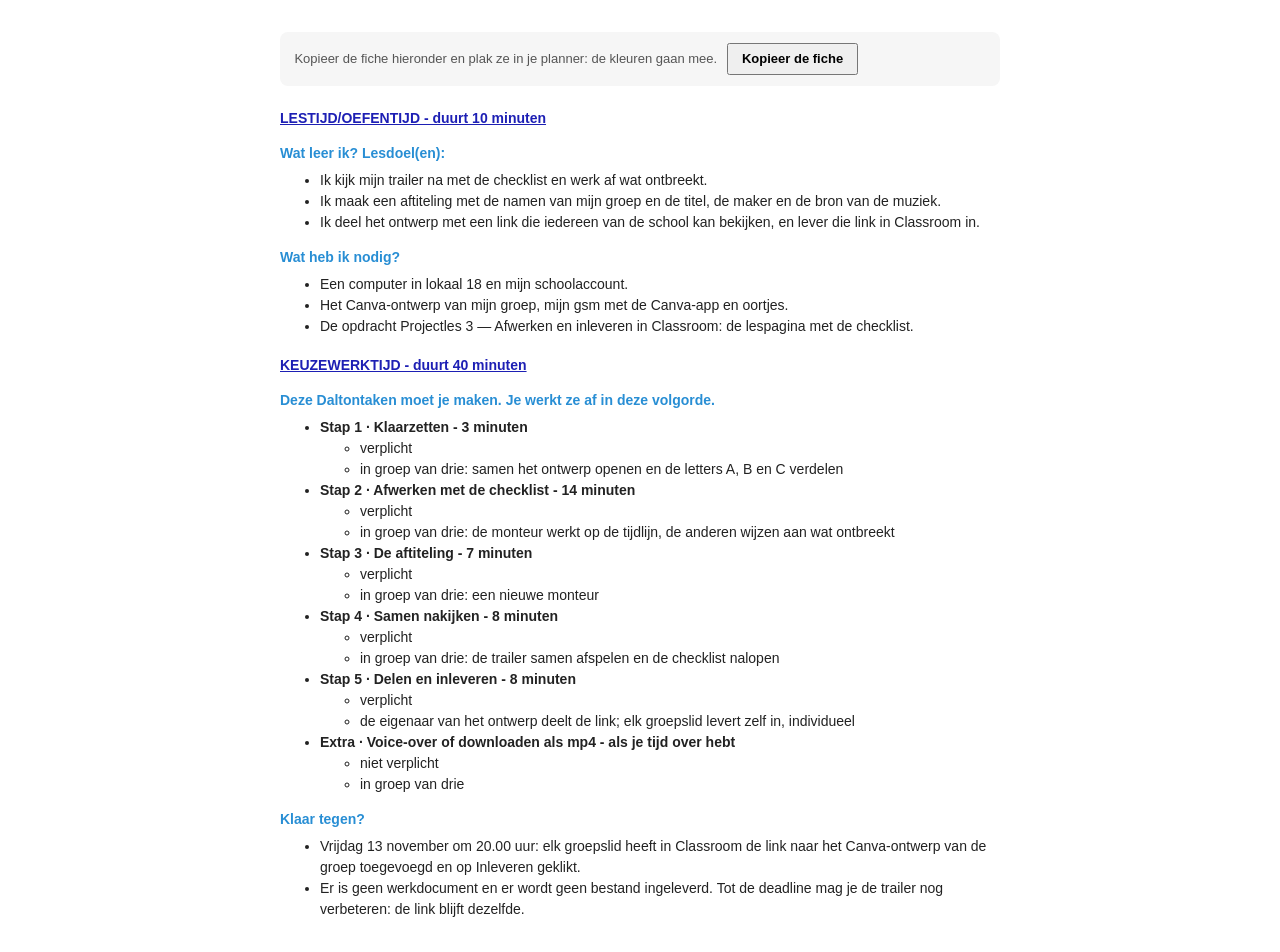
<file: dalton-lesfiche.html>
<!DOCTYPE html>
<html lang="nl-BE">
<head>
<meta charset="UTF-8">
<meta name="viewport" content="width=device-width, initial-scale=1">
<title>Dalton-lesfiche · 3MWWE · Projectles 3 — Afwerken en inleveren</title>
<!--
  Dalton-lesfiche voor de leerlingen, in de kleurcode van het Dalton-sjabloon:
    tijdsblokken  #1D1FB4  vet + onderlijnd
    tussenkoppen  #288ED4  vet
    tekst         #222222  (taaktitels vet)
  De opmaak staat INLINE, zodat ze meekomt als je kopieert en plakt in je planner.
  Keuzewerktijd = 50 minuten - instructietijd.
-->
<style>
  body { margin: 2rem auto; max-width: 720px; padding: 0 1rem; background: #fff; }
  .uitleg { font: 13px/1.5 Arial, sans-serif; color: #555; background: #f6f6f6; border-radius: 8px; padding: .7rem .9rem; margin-bottom: 1.4rem; }
  .uitleg button { font: inherit; font-weight: bold; margin-left: .4rem; padding: .25rem .8rem; cursor: pointer; }
</style>
</head>
<body>

<p class="uitleg">Kopieer de fiche hieronder en plak ze in je planner: de kleuren gaan mee.
  <button type="button" id="kopieer">Kopieer de fiche</button> <span id="gemeld"></span></p>

<div id="fiche" style="font-family: 'Open Sans', Arial, sans-serif; font-size: 14px; line-height: 1.5; color: #222222;">
  <p style="margin: 0 0 14px;"><span style="color: #1D1FB4; font-weight: bold; text-decoration: underline;">LESTIJD/OEFENTIJD - duurt 10 minuten</span></p>

  <p style="margin: 0 0 6px; color: #288ED4; font-weight: bold;">Wat leer ik? Lesdoel(en):</p>
  <ul style="margin: 0 0 14px; list-style-type: disc;">
    <li>Ik kijk mijn trailer na met de checklist en werk af wat ontbreekt.</li>
    <li>Ik maak een aftiteling met de namen van mijn groep en de titel, de maker en de bron van de muziek.</li>
    <li>Ik deel het ontwerp met een link die iedereen van de school kan bekijken, en lever die link in Classroom in.</li>
  </ul>

  <p style="margin: 0 0 6px; color: #288ED4; font-weight: bold;">Wat heb ik nodig?</p>
  <ul style="margin: 0 0 18px; list-style-type: disc;">
    <li>Een computer in lokaal 18 en mijn schoolaccount.</li>
    <li>Het Canva-ontwerp van mijn groep, mijn gsm met de Canva-app en oortjes.</li>
    <li>De opdracht Projectles 3 — Afwerken en inleveren in Classroom: de lespagina met de checklist.</li>
  </ul>

  <p style="margin: 0 0 14px;"><span style="color: #1D1FB4; font-weight: bold; text-decoration: underline;">KEUZEWERKTIJD - duurt 40 minuten</span></p>

  <p style="margin: 0 0 6px; color: #288ED4; font-weight: bold;">Deze Daltontaken moet je maken. Je werkt ze af in deze volgorde.</p>
  <ul style="margin: 0 0 14px; list-style-type: disc;">
    <li><strong>Stap 1 · Klaarzetten - 3 minuten</strong>
      <ul style="list-style-type: circle;"><li>verplicht</li><li>in groep van drie: samen het ontwerp openen en de letters A, B en C verdelen</li></ul></li>
    <li><strong>Stap 2 · Afwerken met de checklist - 14 minuten</strong>
      <ul style="list-style-type: circle;"><li>verplicht</li><li>in groep van drie: de monteur werkt op de tijdlijn, de anderen wijzen aan wat ontbreekt</li></ul></li>
    <li><strong>Stap 3 · De aftiteling - 7 minuten</strong>
      <ul style="list-style-type: circle;"><li>verplicht</li><li>in groep van drie: een nieuwe monteur</li></ul></li>
    <li><strong>Stap 4 · Samen nakijken - 8 minuten</strong>
      <ul style="list-style-type: circle;"><li>verplicht</li><li>in groep van drie: de trailer samen afspelen en de checklist nalopen</li></ul></li>
    <li><strong>Stap 5 · Delen en inleveren - 8 minuten</strong>
      <ul style="list-style-type: circle;"><li>verplicht</li><li>de eigenaar van het ontwerp deelt de link; elk groepslid levert zelf in, individueel</li></ul></li>
    <li><strong>Extra · Voice-over of downloaden als mp4 - als je tijd over hebt</strong>
      <ul style="list-style-type: circle;"><li>niet verplicht</li><li>in groep van drie</li></ul></li>
  </ul>

  <p style="margin: 0 0 6px; color: #288ED4; font-weight: bold;">Klaar tegen?</p>
  <ul style="margin: 0; list-style-type: disc;">
    <li>Vrijdag 13 november om 20.00 uur: elk groepslid heeft in Classroom de link naar het Canva-ontwerp van de groep toegevoegd en op Inleveren geklikt.</li>
    <li>Er is geen werkdocument en er wordt geen bestand ingeleverd. Tot de deadline mag je de trailer nog verbeteren: de link blijft dezelfde.</li>
  </ul>
</div>

<script>
  // Kopieert de fiche MET opmaak (kleuren, vet, onderlijnd) naar het klembord.
  // 1) moderne klembordfunctie met HTML, 2) oudere manier, 3) anders: fiche selecteren.
  var knop = document.getElementById('kopieer'), melding = document.getElementById('gemeld');
  var fiche = document.getElementById('fiche');
  function selecteer() {
    var bereik = document.createRange(); bereik.selectNodeContents(fiche);
    var sel = window.getSelection(); sel.removeAllRanges(); sel.addRange(bereik);
  }
  function oudeManier() {
    selecteer();
    var gelukt = false;
    try { gelukt = document.execCommand('copy'); } catch (e) { gelukt = false; }
    melding.textContent = gelukt ? 'Gekopieerd. Plak het in je planner.'
                                 : 'De fiche is geselecteerd: druk nu op Cmd + C (of Ctrl + C).';
  }
  knop.addEventListener('click', function () {
    if (navigator.clipboard && window.ClipboardItem) {
      var item = new ClipboardItem({
        'text/html': new Blob([fiche.outerHTML], { type: 'text/html' }),
        'text/plain': new Blob([fiche.innerText], { type: 'text/plain' })
      });
      navigator.clipboard.write([item]).then(function () {
        melding.textContent = 'Gekopieerd. Plak het in je planner.';
      }, oudeManier);
    } else {
      oudeManier();
    }
  });
</script>
</body>
</html>
</file>
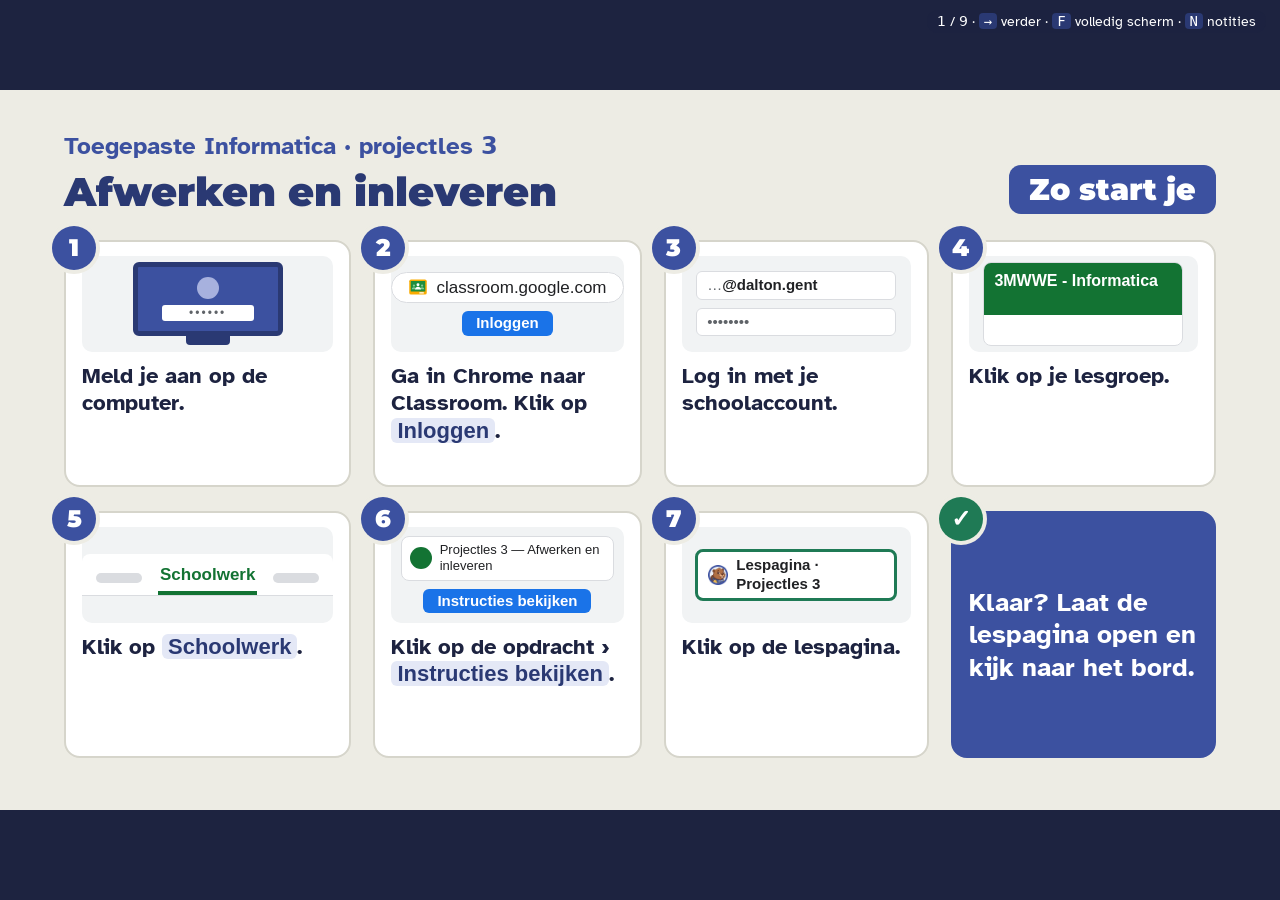
<file: presentatie.html>
<!DOCTYPE html>
<html lang="nl-BE">
<head>
  <meta charset="UTF-8">
  <meta name="viewport" content="width=device-width, initial-scale=1">
  <title>Afwerken en inleveren · dia's · Dalton @ the movies</title>
  <link rel="icon" href="assets/movies-icon.svg" type="image/svg+xml">
  <link rel="stylesheet" href="css/slides.css">
  <style>
    .klok { font-size: 22px; color: #4D5573; }
    .compact .two { flex: 0 0 auto; }
    .compact .panel p { margin-bottom: 10px; }
    .compact .panel p:last-child { margin-bottom: 0; }
    .steps2 { columns: 2; column-gap: 40px; margin: 0; }
    .steps2 li { font-size: 25px; margin-bottom: 6px; break-inside: avoid; }
    .steps1 { margin: 0; padding-left: 1.2em; }
    .steps1 li { font-size: 27px; margin-bottom: 9px; }
    .steps1 li:last-child { margin-bottom: 0; }
    .qcol .opt { font-size: 26px; padding: 10px 18px; }
    /* Een nagemaakt venster "Nieuw bericht" (dia 4 en 6) */
    .venster { background: #fff; border: 2px solid #C4C7C5; border-radius: 14px 14px 8px 8px; overflow: hidden; font-family: Arial, sans-serif; color: #202124; box-shadow: 0 8px 24px rgba(29,35,64,.15); }
    .venster .vk { background: #F2F6FC; font-weight: 700; font-size: 20px; padding: 8px 18px; }
    .venster .vv { display: flex; gap: 16px; border-bottom: 1px solid #E3E3E3; padding: 7px 18px; font-size: 20px; }
    .venster .vv span:first-child { color: #5F6368; width: 110px; flex-shrink: 0; }
    .venster .vt { padding: 12px 18px 6px; font-size: 20px; }
    .venster .vt p { font-size: 20px; margin: 0 0 12px; line-height: 1.35; }
    .venster .lijn { display: block; height: 10px; border-radius: 5px; background: #E1E3EC; margin: 0 0 10px; }
    .venster .vf { padding: 4px 18px 14px; }
    .venster .verz { display: inline-block; background: #0B57D0; color: #fff; font-weight: 700; font-size: 18px; border-radius: 99px; padding: 5px 20px; }
    .leeg { color: #A0372A; font-style: italic; }
    /* dia 4: zes delen, met labels die één voor één verschijnen */
    .delen { display: grid; grid-template-columns: 1fr 400px; gap: 30px; flex: 1; min-height: 0; align-items: start; }
    .labels { list-style: none; padding: 0 !important; margin: 0; counter-reset: d; }
    .labels li { counter-increment: d; font-size: 24px; line-height: 1.2; margin: 0 0 9px; display: flex; align-items: center; gap: 14px; }
    .labels li::before { content: counter(d); width: 38px; height: 38px; flex-shrink: 0; border-radius: 50%; background: var(--navy); color: #fff; font-family: "Montserrat", Arial, sans-serif; font-weight: 900; font-size: 20px; display: grid; place-items: center; }
    /* dia 5: twee tabbladen */
    .tabbalk { display: flex; gap: 6px; background: #DEE1E6; border-radius: 14px 14px 0 0; padding: 10px 12px 0; font-family: Arial, sans-serif; }
    .tabbalk span { background: #F1F3F4; border-radius: 10px 10px 0 0; padding: 10px 22px; font-size: 21px; color: #3C4043; }
    .tabbalk span.aan { background: #fff; font-weight: 700; color: #202124; }
    .tabonder { background: #fff; border: 2px solid #DEE1E6; border-top: 0; border-radius: 0 0 14px 14px; height: 40px; }
    .uitleg3 { display: grid; grid-template-columns: repeat(3, 1fr); gap: 22px; margin-top: 26px; }
    .uitleg3 .panel { font-size: 24px; line-height: 1.35; }
    .uitleg3 .panel b { display: block; font-family: "Montserrat", Arial, sans-serif; color: var(--navy-deep); font-size: 26px; margin-bottom: 6px; }
    .rij1 { display: grid; grid-template-columns: 1fr 1fr; gap: 22px; margin-top: 18px; }
    .rij1 .panel { font-size: 24px; }
    /* dia 6: twee kleine vensters naast elkaar */
    .twee { display: grid; grid-template-columns: 1fr 1fr; gap: 22px; align-items: start; }
    .twee .venster .vv { font-size: 19px; padding: 6px 16px; }
    .twee .venster .vv span:first-child { width: 96px; }
    .twee .venster .vk { font-size: 19px; padding: 6px 16px; }
    .twee .wie { font-family: "Montserrat", Arial, sans-serif; font-weight: 800; font-size: 24px; color: var(--navy-deep); margin: 0 0 6px; }
    .vast5 { font-size: 26px; line-height: 1.5; }

    .tlb { margin-top: 10px; }
    .vakken4 { display: grid; grid-template-columns: repeat(4, 1fr); gap: 16px; margin-top: 8px; }
    .vakken4 .panel { font-size: 24px; line-height: 1.3; padding: 16px 18px; }
    .vakken4 .panel b { display: block; font-family: "Montserrat", Arial, sans-serif; color: var(--navy-deep); font-size: 24px; margin-bottom: 4px; }
    .vakken4 .panel.hier { background: var(--navy); border-color: var(--navy); color: #fff; }
    .vakken4 .panel.hier b { color: #fff; }
    .rol3 { display: grid; grid-template-columns: repeat(3, 1fr); gap: 20px; margin-top: 8px; }
    .rol3 .panel { font-size: 25px; line-height: 1.35; }
    .rol3 .panel b { display: block; font-family: "Montserrat", Arial, sans-serif; color: var(--navy-deep); font-size: 28px; margin-bottom: 6px; }
  </style>
</head>
<body>
<div class="hud"><span id="counter"></span> · <kbd>→</kbd> verder · <kbd>F</kbd> volledig scherm · <kbd>N</kbd> notities</div>
<div class="deck"><div class="stage">

<!-- 1 · vaste startdia -->
<section class="slide start">
  <div class="start-kop">
    <div>
      <p class="kicker">Toegepaste Informatica · projectles 3</p>
      <h1>Afwerken en inleveren</h1>
    </div>
    <span class="start-zo">Zo start je</span>
  </div>
  <ol class="startroute">
    <li><div class="sr-beeld"><div class="pc-scherm"><span class="pc-avatar"></span><span class="pc-veld">••••••</span></div><div class="pc-voet"></div></div><span class="sr-tekst">Meld je aan op de computer.</span></li>
    <li><div class="sr-beeld"><span class="url-balk"><img class="logo" src="assets/logos/classroom.svg" alt="">classroom.google.com</span><span class="url-knop">Inloggen</span></div><span class="sr-tekst">Ga in Chrome naar Classroom. Klik op <span class="knop">Inloggen</span>.</span></li>
    <li><div class="sr-beeld"><span class="login-veld">…<b>@dalton.gent</b></span><span class="login-veld">••••••••</span></div><span class="sr-tekst">Log in met je schoolaccount.</span></li>
    <li><div class="sr-beeld"><div class="lesgroep"><span class="lesgroep-kop">3MWWE - Informatica</span></div></div><span class="sr-tekst">Klik op je lesgroep.</span></li>
    <li><div class="sr-beeld"><div class="tabs"><span class="tab-grijs"></span><span class="tab-aan">Schoolwerk</span><span class="tab-grijs"></span></div></div><span class="sr-tekst">Klik op <span class="knop">Schoolwerk</span>.</span></li>
    <li><div class="sr-beeld"><span class="opdr-rij"><span class="opdr-ic"></span>Projectles 3 — Afwerken en inleveren</span><span class="opdr-link">Instructies bekijken</span></div><span class="sr-tekst">Klik op de opdracht › <span class="knop">Instructies bekijken</span>.</span></li>
    <li><div class="sr-beeld"><span class="bijl-chip aan"><img class="logo" src="assets/logos/lespagina.webp" alt="">Lespagina · Projectles 3</span></div><span class="sr-tekst">Klik op de lespagina.</span></li>
    <li class="klaar">Klaar? Laat de lespagina open en kijk naar het bord.</li>
  </ol>
  <template class="note">
    <p><strong>Instructie, 0–1'. De vaste startdia</strong> (elke les dezelfde, voor alle klassen). Laat ze op het bord staan terwijl de leerlingen aanmelden.</p>
    <p>Het <strong>wachtwoord van de computers</strong> staat niet op de dia: de dia's staan openbaar online. Zeg het, of schrijf het op het bord.</p>
    <p>Vraag ook of iedereen <strong>oortjes</strong> heeft: bij het nakijken speelt elke groep de trailer af. Ga verder als de meesten de lespagina open hebben.</p>
  </template>
</section>

<!-- 2 · lesstart -->
<section class="slide met-mascotte" data-answer>
  <img class="mascotte" src="assets/mascotte/dalton_denken.webp" alt="" width="240" height="240">
  <p class="kicker">Lesstart · 2 minuten</p>
  <h2>Weet je het nog?</h2>
  <div class="qcol">
    <p style="font-size:30px;font-weight:700;margin:0 0 8px">Jullie muziek is zo luid dat je de personages niet meer verstaat. Wat doe je?</p>
    <div class="opts">
      <div class="opt"><span class="n">A</span>De muziek verwijderen</div>
      <div class="opt right"><span class="n">B</span>Het nummer aanklikken › <strong>Volume</strong> lager</div>
      <div class="opt"><span class="n">C</span>De clips opnieuw filmen</div>
    </div>
  </div>
  <p class="answer">Het nummer aanklikken en het volume lager zetten (of <em>Alles evenwichtig maken</em>). Muziek hoort onder de stemmen.</p>
  <template class="note">
    <p><strong>Lesstart (2'), ophalen uit projectles 2.</strong> Iedereen antwoordt tegelijk met vingers: 1, 2 of 3 vingers voor A, B of C. Druk daarna op → voor het antwoord.</p>
    <p>Bouw de brug: <em>"Vandaag werken jullie de trailer af en leveren jullie hem in. Zo kijk ik hem na."</em></p>
  </template>
</section>

<!-- 3 · lesdoel en checklist met punten -->
<section class="slide met-mascotte">
  <img class="mascotte" src="assets/mascotte/dalton_wijzen_links.webp" alt="" width="240" height="240">
  <p class="kicker">Ik doe · dia 1 van 3 · wat telt</p>
  <h2>Hier krijg je punten voor</h2>
  <ul class="punten7">
    <li class="reveal-item">Het trailerrecept, het einde niet verklapt <em>4</em></li>
    <li class="reveal-item">Montage: geen lege of zwarte stukken <em>3</em></li>
    <li class="reveal-item">De titel: groot en leesbaar <em>2</em></li>
    <li class="reveal-item">Overgangen: weinig, dezelfde soort <em>2</em></li>
    <li class="reveal-item">Muziek uit Canva, zachter dan de stemmen <em>3</em></li>
    <li class="reveal-item">De aftiteling: namen en muziek met titel en maker <em>3</em></li>
    <li class="reveal-item">Ingeleverd: de link, door jou zelf, vóór vrijdag 20.00 uur <em>3</em></li>
    <li class="totaal reveal-item">Samen <em>20</em></li>
  </ul>
  <template class="note"><p><strong>Ik doe, 1'30".</strong> Druk op → voor elke rij. Het lesdoel voorlezen, niet toelichten: <em>"Vandaag werken jullie de trailer af en leveren jullie de link in."</em> Zeg: de checklist op de lespagina bevat dezelfde zeven dingen. Ik kijk de trailer na in Canva, via de link die jullie inleveren. Criterium 1 tot 6 gaan over het ontwerp van de groep, het zevende is per leerling.</p></template>
</section>

<!-- 4 · demo -->
<section class="slide">
  <p class="kicker">Ik doe · dia 2 van 3 · demo live in Canva en Classroom</p>
  <h2>Drie dingen die je moet zien</h2>
  <div class="demo2" style="grid-template-columns:repeat(3,1fr);gap:18px">
    <div class="panel reveal-item"><b>De aftiteling</b>
      <ol>
        <li>Rechts van de laatste clip <strong>+</strong> › <strong>Leeg</strong></li>
        <li><strong>Tekst</strong> › <strong>Voeg een tekstvak toe</strong></li>
        <li>Voornamen, en de muziek met titel, maker en Canva</li>
      </ol></div>
    <div class="panel reveal-item"><b>Delen</b>
      <ol>
        <li><strong>Delen</strong> › Toegangsniveau: <strong>GO! Dalton Gent</strong></li>
        <li>Rol: <strong>Mag bekijken</strong></li>
        <li><strong>Link kopiëren</strong></li>
      </ol></div>
    <div class="panel reveal-item"><b>Inleveren</b>
      <ol>
        <li>Classroom, bij <strong>Jouw werk</strong>: <strong>Toevoegen of maken</strong> › <strong>Link</strong></li>
        <li>Plakken en toevoegen</li>
        <li><strong>Inleveren</strong></li>
      </ol></div>
  </div>
  <template class="note">
    <p><strong>Ik doe, 3' — live in Canva en Classroom, hardop denkend.</strong> Je eigen video-ontwerp met twee of drie stockvideo's en een nummer uit Canva (Video › Liggende video; in de tijdlijn bij + › Stockvideo's). Druk op → voor elk paneel, toon het dan.</p>
    <ol>
      <li><strong>Aftiteling</strong>: in de tijdlijn rechts van de laatste clip op het + › <em>Leeg</em>. Klik op de nieuwe pagina, <em>Tekst</em> › <em>Voeg een tekstvak toe</em>. Typ <em>Een trailer van</em> en de voornamen, eronder <em>Muziek: "Titel" – Maker (Canva)</em>. <em>"Alleen voornamen: de trailer wordt getoond."</em></li>
      <li><strong>Delen</strong>: <em>Delen</em> › Toegangsniveau op <em>GO! Dalton Gent</em>. <em>"Bekijken, niet bewerken: niemand mag jullie trailer nog veranderen."</em> Dan <em>Link kopiëren</em>. Zeg: alleen de eigenaar stelt dit in (nog na te kijken, zie de README).</li>
      <li><strong>Inleveren</strong>: in Classroom bij <em>Jouw werk</em> › <em>Toevoegen of maken</em> › <em>Link</em>, plakken, toevoegen, <em>Inleveren</em>. <em>"Elk groepslid doet dit zelf."</em></li>
    </ol>
    <p>Knopnamen kunnen op jouw scherm anders heten dan op de lespagina: jouw scherm wint (zie de README).</p>
  </template>
</section>

<!-- 5 · de aftiteling -->
<section class="slide">
  <p class="kicker">Ik doe · dia 3 van 3 · kijk naar de laatste pagina</p>
  <h2>Zo ziet de aftiteling eruit</h2>
  <div class="twee-kol">
    <div class="aftit5" role="img" aria-label="Tekening van de aftiteling: een donkere pagina met de tekst Een trailer van, drie voornamen, en eronder Muziek, de titel tussen aanhalingstekens, een streepje, de maker en Canva tussen haakjes."><b>Een trailer van Voornaam, Voornaam en Voornaam</b><span>Muziek: “Titel” – Maker (Canva)</span></div>
    <div>
      <div class="panel reveal-item" style="font-size:26px;margin-bottom:14px"><strong>Namen</strong>: alleen jullie voornamen</div>
      <div class="panel reveal-item" style="font-size:26px;margin-bottom:14px"><strong>Muziek</strong>: de titel, de maker en <strong>Canva</strong></div>
      <div class="panel reveal-item" style="font-size:26px"><strong>Een witte of zwarte pagina</strong> achteraan, 5 seconden</div>
    </div>
  </div>
  <template class="note"><p><strong>Ik doe, 0'30".</strong> Een nieuwe tekening: lees ze de eerste keer hardop voor. <em>"Dit is de laatste pagina van de trailer. Bovenaan staat wie de trailer maakte, eronder van wie de muziek is: de titel, de maker en Canva."</em> Druk op → voor elk paneel. Kijk naar de twee regels: elke regel hoort bij één paneel rechts.</p></template>
</section>

<!-- 6 · controle -->
<section class="slide" data-answer>
  <p class="kicker">Controle · iedereen antwoordt</p>
  <h2>Wat staat er bij de muziek?</h2>
  <div class="qcol">
    <p style="font-size:30px;font-weight:700;margin:0 0 8px">Wat moet er bij de muziek in de aftiteling staan?</p>
    <div class="opts">
      <div class="opt"><span class="n">A</span>Muziek van Canva</div>
      <div class="opt right"><span class="n">B</span>De titel, de maker en <strong>Canva</strong></div>
      <div class="opt"><span class="n">C</span>Niets: de muziek is gratis</div>
    </div>
  </div>
  <p class="answer">De titel, de maker en Canva. Wie iets van een ander gebruikt, noemt de maker. Ook als het mag.</p>
  <template class="note">
    <p><strong>Controle (1'). Iedereen antwoordt tegelijk</strong>: 1, 2 of 3 vingers voor A, B of C. Kijk rond en onthoud wie A of C toont.</p>
    <p>Wie A kiest: <em>"Zonder titel en maker weet je niet van wie de muziek is."</em> Wie C kiest: <em>"Gratis betekent niet zonder maker."</em></p>
    <p>Druk op → voor het antwoord en zeg: <em>"Wie iets van een ander gebruikt, noemt de maker. Ook als het mag."</em> Wie fout had, komt zo meteen even bij je.</p>
  </template>
</section>

<!-- 7 · samen stap 1 -->
<section class="slide">
  <p class="kicker">Samen · 3 minuten</p>
  <h2>Iedereen doet stap 1</h2>
  <div class="panel">
    <ol class="steps1">
      <li>Open de lespagina. Klik op <strong>Stap 1 · Klaarzetten</strong>.</li>
      <li>Open het <strong>ontwerp van je groep</strong> in Canva en speel de trailer één keer af.</li>
      <li>Kies wie monteur is in stap 2: <strong>A</strong>.</li>
      <li>Klaar? Steek je <strong>duim</strong> op.</li>
    </ol>
  </div>
  <template class="note">
    <p><strong>Samen (3').</strong> Iedereen doet stap 1 tegelijk, de groepen zitten samen. Loop rond: lespagina en Canva in twee tabbladen? Staat het ontwerp bij <em>Met jou gedeeld</em>? Wie is monteur in stap 2 (A)?</p>
    <p>Duim op bij de meesten: ga naar de volgende dia. Wie op de controlevraag fout had of hier vastloopt, blijft 3 tot 5 minuten bij je. De rest begint aan stap 2.</p>
    <p>Zeg één zin over <em>Toon stapjes</em>: <em>"Weet je niet hoe het moet? Klik op Toon stapjes, dan zie je elk klein stapje met een beeld."</em> Zeg ook: <em>"Bij elke stap staat wie monteur is. Eén monteur tegelijk op de tijdlijn."</em></p>
  </template>
</section>

<!-- 8 -->
<section class="slide compact met-mascotte">
  <img class="mascotte" src="assets/mascotte/dalton_laptop.webp" alt="" width="240" height="240">
  <p class="kicker">Keuzewerktijd · <span class="eindtijd">40 minuten</span></p>
  <h2>Zo werk je verder</h2>
  <div class="two" style="grid-template-columns: 1.5fr 1fr; gap: 24px">
    <div>
      <ol class="steps1 kloklijst" data-lesmomenten="2026-11-12/14.35/15.25/3MWWE/8" data-beltijden="8.25-9.15 9.15-10.05 10.25-11.15 11.15-12.05 12.05-12.55 13.45-14.35 14.35-15.25 15.25-16.15 16.15-17.05">
        <li data-min="3" data-samen>Klaarzetten <span class="klok tijd">samen &#10003;</span></li>
        <li data-min="14">Afwerken met de checklist <span class="klok tijd">14'</span></li>
        <li data-min="7">De aftiteling <span class="klok tijd">7'</span></li>
        <li data-min="8">Samen nakijken <span class="klok tijd">8'</span></li>
        <li data-min="8">Delen en inleveren <span class="klok tijd">8'</span></li>
      </ol>
    </div>
    <div class="panel navy">
      <p style="font-size:25px"><strong>Vast?</strong></p>
      <p class="vast5" style="font-size:25px">1. <em>Toon stapjes</em><br>2. Je groep<br>3. Ik</p>
      <p style="margin-top:14px;font-size:22px">Vink af in de <strong>checklist</strong>.</p>
    </div>
  </div>
  <p class="klok" style="margin-top:14px;font-size:23px">
    <strong>Alles staat in de opdracht in <span class="met-logo"><img class="logo" src="assets/logos/classroom.svg" alt="">Google Classroom</span></strong> <em>Projectles 3 — Afwerken en inleveren</em>: de lespagina. Iedereen levert zelf in: de link van het ontwerp van de groep, vóór vrijdag 20.00 uur.<br>Adres: jonasdaltongent.github.io/Trailer-DaltonMovies/<!-- PAS AAN --></p>
  <template class="note">
    <p><strong>Keuzewerktijd, 40'.</strong> Laat deze dia staan zolang ze werken. <strong>De kloktijden</strong> komen uit de planning; te vroeg getoond, of geef je de les op een ander uur? Druk op <strong>T</strong>: dan rekent de dia vanaf nu tot de bel.</p>
    <p><strong>Eerste rondgang (stap 2):</strong> eerst de groepen die in projectles 2 achterstonden. Loopt het recept? Stopt de trailer vóór het einde van het verhaal? Vraag: <em>"Welk beeld is jullie opening? Wat verklapt de trailer nog?"</em> Is er één monteur tegelijk?</p>
    <p><strong>Tweede rondgang (stap 4 en 5):</strong> staat de muziek in de aftiteling, met titel en maker? Heeft <strong>elk</strong> groepslid de link ingeleverd? Staat het toegangsniveau op <em>GO! Dalton Gent</em>? Vraag: <em>"Waar komt deze muziek vandaan? Wie zie je herkenbaar in beeld, en weten ze dat de trailer getoond wordt?"</em></p>
    <p><strong>Laatste minuut:</strong> dia 9. Zeg mondeling: <em>"Lever in, ook als het nog niet perfect is. Tot vrijdag 20.00 uur mag je de trailer nog verbeteren: de link blijft dezelfde."</em></p>
    <p><strong>Vergeet niet</strong> het adres op deze dia aan te passen als de repository anders heet.</p>
  </template>
</section>

<!-- 9 -->
<section class="slide met-mascotte" data-answer>
  <img class="mascotte" src="assets/mascotte/dalton_hulp.webp" alt="" width="240" height="240">
  <p class="kicker">Afsluiten · laatste minuut</p>
  <h2>Wat lever je in?</h2>
  <div class="qcol">
    <p style="font-size:28px;font-weight:700;margin:0 0 6px">Wat voeg je toe bij Jouw werk in Classroom?</p>
    <div class="opts">
      <div class="opt"><span class="n">A</span>De trailer als mp4-bestand</div>
      <div class="opt right"><span class="n">B</span>De link naar het Canva-ontwerp van onze groep</div>
      <div class="opt"><span class="n">C</span>Alleen jij levert in voor de hele groep</div>
    </div>
  </div>
  <p class="answer">De link naar het ontwerp van de groep. Iedereen levert zelf in.</p>
  <p style="margin-top:10px;font-size:24px">Lever in, ook als het nog niet perfect is: tot <strong>vrijdag 20.00 uur</strong> mag je verbeteren.</p>
  <template class="note">
    <p><strong>Afsluiting, laatste minuut van de keuzewerktijd.</strong> Twee of drie leerlingen antwoorden; druk dan op → voor het antwoord.</p>
    <p>Zeg mondeling: <em>"Lever in, ook als het nog niet perfect is. Tot vrijdag 20.00 uur mag je de trailer nog verbeteren: de link blijft dezelfde."</em> Vooruitblik: het eindproduct wordt getoond op het slotmoment van vrijdag 13 november.</p>
  </template>
</section>

</div></div>
<div class="notes" id="notes"></div>
<script src="js/slides.js"></script>
</body>
</html>
</file>
<file: css/style.css>
/* ==========================================================================
   Projectles 3 · Afwerken en inleveren (Dalton @ the movies) — leerlingentool
   Toegepaste Informatica · 2de graad Maatschappij- en welzijnswetenschappen
   (doorstroomfinaliteit) · GO! Dalton Gent · 3MWWE
   Uit _sjablonen/lespakket (10-10-2026): met de startpagina "Wat heb je nodig?", de rij "Vast?",
   de AI-hulp (verborgen tot data-ai-hulp="aan"), het e-mailvenster en de mascotte.

   Opbouw naar het voorbeeld van PedalPro (rustig, één ding tegelijk):
     links   de route (stappenlijst, altijd zichtbaar)
     midden  één stap: titel · één zin · wat moet je doen · één tip · klaar als
     rechts  de checklist met concrete taken (altijd zichtbaar)
   Op een half scherm (< 900 px) staat alles onder elkaar en toont de checklist
   alleen de taken van de stap waarin je zit.

   Huisstijl: Dalton-kleuren. Geen externe bestanden: lettertypes staan in
   assets/fonts (OFL-licentie), pictogrammen staan als SVG in index.html.
   ========================================================================== */

@font-face { font-family: "Atkinson"; src: url("../assets/fonts/atkinson-regular.woff2") format("woff2"); font-weight: 400; font-style: normal; font-display: swap; }
@font-face { font-family: "Atkinson"; src: url("../assets/fonts/atkinson-bold.woff2") format("woff2"); font-weight: 700; font-style: normal; font-display: swap; }
@font-face { font-family: "Atkinson"; src: url("../assets/fonts/atkinson-italic.woff2") format("woff2"); font-weight: 400; font-style: italic; font-display: swap; }
/* Atkinson tekent de nul met een schuine streep (lijkt op Ø). Cijfers daarom uit een systeemlettertype. */
@font-face { font-family: "Atkinson"; src: local("Segoe UI"), local("SegoeUI"), local("Arial"), local("Helvetica"), local("Roboto"); font-weight: 400; unicode-range: U+0030-0039; }
@font-face { font-family: "Atkinson"; src: local("Segoe UI Bold"), local("SegoeUI-Bold"), local("Arial Bold"), local("Arial-BoldMT"), local("Helvetica Bold"), local("Roboto Bold"); font-weight: 700; unicode-range: U+0030-0039; }
/* ook schuin: anders wordt "16.30 uur" in een cursief citaat 16.3Ø (MW les 4, 13-10-2026) */
@font-face { font-family: "Atkinson"; src: local("Segoe UI Italic"), local("SegoeUI-Italic"), local("Arial Italic"), local("Arial-ItalicMT"), local("Helvetica Oblique"), local("Helvetica-Oblique"), local("Roboto Italic"), local("Roboto-Italic"); font-weight: 400; font-style: italic; unicode-range: U+0030-0039; }
@font-face { font-family: "Montserrat"; src: url("../assets/fonts/montserrat-heavy.woff2") format("woff2"); font-weight: 700 900; font-style: normal; font-display: swap; }

:root {
  /* Dalton Gent-huisstijl */
  --navy: #3C51A0;
  --navy-deep: #2A3973;
  --peri: #A7B1DE;
  --peri-soft: #EEF0F9;
  --blush: #FCD6CF;
  --blush-soft: #FEF3F0;
  --paper: #FFFFFF;
  --bg: #F4F5F9;

  --ink: #1D2340;
  --muted: #545B78;
  --line: #E1E3EC;

  --ok: #1F7A55;
  --ok-soft: #EAF6F0;
  --warn: #A0372A;
  --warn-soft: #FDF1EE;
  --tip: #8A5A00;
  --tip-soft: #FFF7E3;

  --radius: 16px;
  --radius-sm: 10px;
  --shadow: 0 1px 2px rgba(29, 35, 64, .05), 0 6px 20px rgba(29, 35, 64, .06);

  --body: "Atkinson", "Segoe UI", Arial, sans-serif;
  --head: "Montserrat", "Segoe UI", Arial, sans-serif;
  --mono: "Courier New", Consolas, monospace;
}

* { box-sizing: border-box; }
html { -webkit-text-size-adjust: 100%; }
body {
  margin: 0;
  font-family: var(--body);
  font-size: 17px;
  line-height: 1.6;
  color: var(--ink);
  background: var(--bg);
}
h1, h2, h3 { font-family: var(--head); color: var(--navy-deep); line-height: 1.2; margin: 0; }
p { margin: 0 0 .8rem; }
p:last-child { margin-bottom: 0; }
a { color: var(--navy); }
code { font-family: var(--mono); font-size: .92em; background: var(--peri-soft); padding: .05rem .3rem; border-radius: 5px; overflow-wrap: anywhere; }
:focus-visible { outline: 3px solid var(--navy); outline-offset: 2px; border-radius: 6px; }
[hidden] { display: none !important; }

/* Pictogrammen (SVG-symbolen bovenaan index.html) */
.ic { width: 1.15em; height: 1.15em; flex-shrink: 0; fill: none; stroke: currentColor; stroke-width: 2; stroke-linecap: round; stroke-linejoin: round; vertical-align: -.2em; }

/* Knop- en toetsnamen */
.ui { font-weight: 700; color: var(--navy-deep); background: var(--peri-soft); padding: 0 .35rem; border-radius: 5px; white-space: nowrap; }
.key { display: inline-block; font-weight: 700; font-size: .9em; border: 1px solid #C4C7D4; border-bottom-width: 3px; border-radius: 6px; background: #fff; padding: 0 .35rem; white-space: nowrap; }

/* ---------- Kopbalk ---------- */
.topbar { background: var(--paper); border-bottom: 1px solid var(--line); }
.topbar-inner { max-width: 1440px; margin: 0 auto; padding: .7rem 1.2rem; display: flex; align-items: center; gap: 1rem; }
.brand { display: flex; align-items: center; gap: .9rem; text-decoration: none; min-width: 0; }
.brand img { height: 36px; width: auto; display: block; flex-shrink: 0; }
.brand-lesson { font-family: var(--head); font-weight: 800; font-size: 1rem; color: var(--navy-deep); white-space: nowrap; overflow: hidden; text-overflow: ellipsis; padding-left: .9rem; border-left: 1px solid var(--line); }
.topbar-spacer { flex: 1; }
.dalton-mark { height: 30px; width: auto; display: block; }

/* ---------- Drie kolommen ---------- */
.layout {
  max-width: 1440px; margin: 0 auto; padding: 1.25rem 1.2rem 3rem;
  display: grid; grid-template-columns: 250px minmax(0, 1fr) 300px; gap: 1.25rem; align-items: start;
}

/* ---------- Links: de route ---------- */
.route { background: var(--paper); border-radius: var(--radius); box-shadow: var(--shadow); padding: 1rem .75rem; position: sticky; top: 1rem; }
.route-title { font-size: .78rem; font-weight: 700; letter-spacing: .08em; text-transform: uppercase; color: var(--muted); padding: 0 .6rem .5rem; margin: 0; }
.route-group { font-size: .78rem; font-weight: 700; color: var(--navy); background: var(--peri-soft); border-radius: 8px; padding: .3rem .6rem; margin: .8rem .3rem .35rem; }
.nav-btn {
  display: flex; align-items: center; gap: .7rem; width: 100%;
  font: inherit; font-size: .97rem; text-align: left; color: var(--ink);
  background: none; border: 0; border-radius: var(--radius-sm); padding: .5rem .6rem; cursor: pointer;
  position: relative;
}
.nav-btn:hover { background: var(--peri-soft); }
.nav-num {
  width: 1.9rem; height: 1.9rem; border-radius: 50%; flex-shrink: 0;
  display: inline-flex; align-items: center; justify-content: center;
  background: #ECEDF3; color: var(--muted); font-weight: 700; font-size: .9rem;
}
.nav-btn[aria-current="step"] { background: var(--peri-soft); font-weight: 700; color: var(--navy-deep); }
.nav-btn[aria-current="step"]::before { content: ""; position: absolute; left: -.75rem; top: .45rem; bottom: .45rem; width: 4px; border-radius: 0 4px 4px 0; background: var(--navy); }
.nav-btn[aria-current="step"] .nav-num { background: var(--navy); color: #fff; }
.nav-btn.done .nav-num { background: var(--ok); color: #fff; }
.nav-btn .nav-check { display: none; }
.nav-btn.done .nav-check { display: block; }
.nav-btn.done .nav-n { display: none; }
.nav-btn.extra .nav-num { background: var(--blush-soft); color: var(--warn); border: 1px dashed #E7A99C; }

/* ---------- Midden: één stap ---------- */
.pane { display: none; }
.pane.active { display: block; }
.card { background: var(--paper); border-radius: var(--radius); box-shadow: var(--shadow); overflow: hidden; }
.card-head { padding: 1.4rem 1.8rem 1.2rem; border-bottom: 1px solid var(--line); background: linear-gradient(180deg, #FBFBFE, #fff); }
.tags { display: flex; flex-wrap: wrap; gap: .45rem; margin-bottom: .65rem; }
.tag { display: inline-flex; align-items: center; gap: .35rem; font-size: .8rem; font-weight: 700; border-radius: 99px; padding: .2rem .7rem; }
.tag-step { background: var(--navy); color: #fff; }
.tag-where { background: var(--peri-soft); color: var(--navy-deep); }
.tag-extra { background: var(--blush); color: var(--warn); }
.card-head h1, .card-head h2 { font-size: 1.55rem; font-weight: 800; }
.card-body { padding: 1.5rem 1.8rem 1.6rem; }

.intro { font-size: 1.05rem; color: var(--muted); margin-bottom: 1.3rem; }

/* "Wat moet je doen?" */
.todo-box { background: #FAFAFD; border: 1px solid var(--line); border-radius: var(--radius-sm); padding: 1.1rem 1.25rem; }
.todo-box h3 { display: flex; align-items: center; gap: .5rem; font-size: 1rem; margin-bottom: .8rem; }
.todo { list-style: none; counter-reset: act; padding: 0; margin: 0; }
.todo > li { counter-increment: act; position: relative; padding-left: 2.4rem; margin-bottom: .85rem; }
.todo > li:last-child { margin-bottom: 0; }
.todo > li::before {
  content: counter(act); position: absolute; left: 0; top: .05rem;
  width: 1.65rem; height: 1.65rem; border-radius: 50%;
  background: var(--navy); color: #fff; font-weight: 700; font-size: .85rem;
  display: flex; align-items: center; justify-content: center;
}
.todo .sub { display: block; color: var(--muted); font-size: .93rem; margin-top: .2rem; }
/* knop naar een bestand in een stap (stap 3: het zip-bestand uit de opdracht), op een eigen regel */
.todo .btn-dl { display: flex; width: fit-content; margin: .45rem 0 .15rem; }

/* Eén tip per stap */
.tip { display: flex; gap: .7rem; align-items: flex-start; background: var(--tip-soft); border-radius: var(--radius-sm); padding: .85rem 1rem; margin-top: 1.1rem; }
.tip .ic { color: var(--tip); margin-top: .15rem; }
.tip.warn { background: var(--warn-soft); }
.tip.warn .ic { color: var(--warn); }

/* Hulp: dichtgeklapt, alleen voor wie het nodig heeft */
.help { margin-top: 1rem; border: 1px solid var(--line); border-radius: var(--radius-sm); }
.help summary { cursor: pointer; padding: .7rem 1rem; font-weight: 700; color: var(--navy); list-style: none; display: flex; align-items: center; gap: .5rem; }
.help summary::-webkit-details-marker { display: none; }
.help summary::after { content: "+"; margin-left: auto; font-size: 1.2rem; line-height: 1; color: var(--muted); }
.help[open] summary::after { content: "–"; }
.help-body { padding: 0 1rem .9rem; }
.help-body > :last-child { margin-bottom: 0; }

/* "Klaar als" */
.result { display: flex; gap: .7rem; align-items: flex-start; background: var(--ok-soft); border-radius: var(--radius-sm); padding: .85rem 1rem; margin: 1.1rem 0 0; }
.result .ic { color: var(--ok); margin-top: .15rem; }

/* Vorige / volgende */
.card-nav { display: flex; justify-content: space-between; gap: .75rem; padding: 1rem 1.8rem 1.4rem; }
.btn {
  display: inline-flex; align-items: center; gap: .4rem;
  font: inherit; font-weight: 700; font-size: .95rem; cursor: pointer; text-decoration: none;
  background: var(--paper); color: var(--navy-deep); border: 2px solid var(--line); border-radius: 99px; padding: .5rem 1.1rem;
}
.btn:hover { border-color: var(--peri); }
.btn-primary { background: var(--navy); border-color: var(--navy); color: #fff; margin-left: auto; }
.btn-primary:hover { background: var(--navy-deep); border-color: var(--navy-deep); }

/* ---------- Rechts: de checklist ---------- */
.checklist { background: var(--paper); border-radius: var(--radius); box-shadow: var(--shadow); position: sticky; top: 1rem; max-height: calc(100vh - 2rem); display: flex; flex-direction: column; overflow: hidden; }
.cl-head { background: var(--navy); color: #fff; padding: 1rem 1.2rem; }
.cl-head h2 { color: #fff; font-size: 1.05rem; margin-bottom: .55rem; }
.cl-bar { height: 8px; background: rgba(255, 255, 255, .25); border-radius: 99px; overflow: hidden; }
.cl-fill { height: 100%; width: 0; background: #fff; border-radius: 99px; transition: width .3s; }
.cl-count { font-size: .85rem; margin: .45rem 0 0; opacity: .9; }
.cl-body { overflow-y: auto; padding: .6rem 1rem 1rem; }
.cl-group { padding: .5rem 0; border-bottom: 1px solid var(--line); }
.cl-group:last-child { border-bottom: 0; }
.cl-group h3 { font-family: var(--body); font-size: .8rem; font-weight: 700; letter-spacing: .04em; text-transform: uppercase; color: var(--muted); margin: .3rem 0 .35rem; }
.cl-group.done h3 { color: var(--ok); }
.cl-group.current h3 { color: var(--navy); }
.cl-item { display: flex; gap: .6rem; align-items: flex-start; padding: .3rem .2rem; border-radius: 8px; cursor: pointer; font-size: .95rem; line-height: 1.4; }
.cl-item:hover { background: var(--peri-soft); }
.cl-item input { width: 20px; height: 20px; margin: .05rem 0 0; accent-color: var(--ok); flex-shrink: 0; cursor: pointer; }
.cl-item input:checked + span { color: var(--muted); text-decoration: line-through; text-decoration-color: rgba(84, 91, 120, .5); }
.cl-foot { padding: .7rem 1rem 1rem; border-top: 1px solid var(--line); display: flex; flex-wrap: wrap; gap: .5rem; align-items: center; }
.cl-foot .btn { font-size: .85rem; padding: .35rem .8rem; }
.cl-note { font-size: .8rem; color: var(--muted); margin: 0; flex-basis: 100%; }
.cl-toggle { display: none; }

/* ---------- Filmpje in Hulp nodig? ---------- */
.help-video { margin: .6rem 0 .8rem; }
.help-video video { width: 100%; max-width: 640px; height: auto; display: block; background: #000;
  border: 1px solid var(--line); border-radius: var(--radius-sm); }
.help-video figcaption { font-size: .88rem; color: var(--muted); margin-top: .3rem; }
/* instructiefilmpje bij een stap: speelt vanzelf, zonder geluid, en herhaalt zich */
.clip { margin: 1rem 0 0; }
.clip video { width: 100%; max-width: 760px; height: auto; display: block; background: #fff;
  border: 1px solid var(--line); border-radius: var(--radius-sm); }
.clip figcaption { font-size: .88rem; color: var(--muted); margin-top: .3rem; }

/* ---------- Startpagina ---------- */
.werkwijze { display: grid; grid-template-columns: repeat(3, minmax(0, 1fr)); gap: .8rem; margin: 0 0 .4rem; }
.werk-tegel { background: #FAFAFD; border: 1px solid var(--line); border-radius: var(--radius-sm); padding: .9rem 1rem; }
.werk-tegel .ic { width: 1.6rem; height: 1.6rem; color: var(--navy); margin-bottom: .35rem; display: block; }
.werk-tegel strong { display: block; color: var(--navy-deep); }
.werk-tegel span { font-size: .92rem; color: var(--muted); }
.werk-tegel.inleveren { background: var(--ok-soft); border-color: #BFE3D1; }
.werk-tegel.inleveren .ic { color: var(--ok); }
.doelen { margin: 0; padding-left: 1.2rem; }
.doelen li { margin-bottom: .3rem; }
.start-cta { text-align: center; margin-top: 1.4rem; }
.start-cta .btn-primary { margin-left: 0; font-size: 1.05rem; padding: .7rem 1.6rem; }
.sec { font-size: 1.02rem; margin: 1.4rem 0 .6rem; }
.sec:first-child { margin-top: 0; }

/* ---------- Theoriekaart ---------- */
.t-grid { display: grid; grid-template-columns: repeat(2, minmax(0, 1fr)); gap: .9rem; }
.t-card { border: 1px solid var(--line); border-radius: var(--radius-sm); padding: 1rem 1.1rem; font-size: .95rem; }
.t-card h3 { display: flex; align-items: center; gap: .55rem; font-size: 1rem; margin-bottom: .55rem; }
.t-card h3 .ic { width: 2rem; height: 2rem; padding: .4rem; border-radius: 9px; background: var(--peri-soft); color: var(--navy); }
.t-card ul { margin: 0; padding-left: 1.1rem; }
.t-card li { margin-bottom: .25rem; }
.t-card li:last-child { margin-bottom: 0; }
.t-card.wide { grid-column: 1 / -1; }
.t-card.warn h3 .ic { background: var(--warn-soft); color: var(--warn); }
.t-rows { width: 100%; border-collapse: collapse; }
.t-rows th, .t-rows td { text-align: left; vertical-align: top; padding: .3rem .4rem .3rem 0; border-bottom: 1px solid var(--line); }
.t-rows tr:last-child th, .t-rows tr:last-child td { border-bottom: 0; }
.t-rows th { white-space: nowrap; padding-right: .8rem; color: var(--navy-deep); }
.t-os { margin: .5rem 0 0; }  /* korte slotregel onder een kaartje */

/* ---------- Mappenboom ---------- */
.tree { font-family: Arial, Helvetica, sans-serif; font-size: .95rem; line-height: 1.75; background: #fff; border: 1px solid var(--line); border-radius: var(--radius-sm); padding: .8rem 1rem; margin: 1rem 0 0; }
.tree ul { list-style: none; margin: 0; padding-left: 1.4rem; border-left: 1px dotted var(--peri); }
.tree > ul { padding-left: 0; border-left: 0; }
.tree .fold::before { content: "📁 "; }
.tree .hint-txt { color: var(--muted); font-size: .86rem; }

/* ---------- Naamkaart ---------- */
.nameplate { border: 2px solid var(--navy); border-radius: var(--radius-sm); overflow: hidden; margin: 0 0 1.2rem; }
.nameplate-head { background: var(--navy); color: #fff; font-weight: 700; padding: .45rem 1rem; font-size: .92rem; }
.nameplate-body { padding: .9rem 1rem; }
.fname { font-family: var(--mono); font-size: 1.02rem; font-weight: 700; display: block; margin-bottom: .6rem; overflow-wrap: anywhere; background: none; padding: 0; }
.fname .d { background: #E4E8F6; padding: 0 .15rem; border-radius: 3px; }
.fname .o { background: #FCD6CF; padding: 0 .15rem; border-radius: 3px; }
.fname .v { background: #DDF1E6; padding: 0 .15rem; border-radius: 3px; }
.legend-name { list-style: none; padding: 0; margin: 0; font-size: .93rem; }
.legend-name li { padding-left: 1.5rem; position: relative; margin-bottom: .2rem; }
.legend-name li::before { content: "■"; position: absolute; left: 0; }
.legend-name li.d::before { color: #A7B1DE; }
.legend-name li.o::before { color: #F2A99C; }
.legend-name li.v::before { color: #9CCFB6; }

/* Kleine tabel in een stap */
.mini { width: 100%; border-collapse: collapse; font-size: .94rem; margin-top: 1rem; }
.mini th, .mini td { text-align: left; vertical-align: top; padding: .4rem .5rem; border-bottom: 1px solid var(--line); }
.mini tr:last-child td { border-bottom: 0; }
.mini th { color: var(--muted); font-size: .85rem; }
.mini td:first-child { font-weight: 700; white-space: nowrap; color: var(--navy-deep); }

/* ---------- Zelftest ---------- */
.quiz { margin: 0 0 1.3rem; }
.quiz-q { margin: 0 0 .8rem; padding: .9rem 1rem; background: #FAFAFD; border: 1px solid var(--line); border-radius: var(--radius-sm); }
.quiz-q > p:first-child { font-weight: 700; margin-bottom: .5rem; }
.opts { display: flex; flex-direction: column; gap: .4rem; }
.quiz-q button { font: inherit; text-align: left; cursor: pointer; background: #fff; border: 2px solid var(--line); border-radius: 8px; padding: .45rem .75rem; }
.quiz-q button:hover { border-color: var(--peri); }
.quiz-q button.right { border-color: var(--ok); background: var(--ok-soft); }
.quiz-q button.wrong { border-color: var(--warn); background: var(--warn-soft); }
.quiz-q .feedback { margin: .5rem 0 0; font-weight: 700; min-height: 1.2em; font-size: .93rem; }

/* ---------- Screenshot-plaatsen ---------- */
figure.shot { margin: 1rem 0 0; display: none; }
figure.shot.loaded { display: block; }
figure.shot img { max-width: 100%; height: auto; border: 1px solid var(--line); border-radius: var(--radius-sm); display: block; }
figure.shot figcaption { font-size: .88rem; color: var(--muted); margin-top: .3rem; }
body.teacher figure.shot:not(.loaded) { display: block; border: 2px dashed #E7A99C; background: var(--blush-soft); border-radius: var(--radius-sm); padding: .7rem .9rem; font-size: .88rem; color: var(--warn); }
.teacher-banner { display: none; }
body.teacher .teacher-banner { display: block; background: #7A2E22; color: #fff; text-align: center; padding: .35rem; font-weight: 700; font-size: .9rem; }

/* ---------- Klaar! ---------- */
.klaar-overlay { position: fixed; inset: 0; background: rgba(29, 35, 64, .45); display: flex; align-items: center; justify-content: center; padding: 1rem; z-index: 50; }
.klaar-card { background: #fff; border-radius: var(--radius); box-shadow: 0 20px 60px rgba(0, 0, 0, .25); max-width: 460px; width: 100%; padding: 1.8rem; text-align: center; }
.klaar-card > .ic { width: 3rem; height: 3rem; color: var(--ok); margin-bottom: .6rem; }
.klaar-card h2 { font-size: 1.4rem; margin-bottom: .6rem; }
.klaar-card .btn { margin-top: 1rem; }

footer.site { max-width: 1440px; margin: 0 auto; padding: 0 1.2rem 2rem; font-size: .85rem; color: var(--muted); }

/* ==========================================================================
   Startpagina: "Wat heb je nodig?" in beelden (sinds 09-10-2026, _afspraken/lespagina.md)
   De beelden zijn tekeningen in HTML en CSS, geen schermafbeeldingen.
   ========================================================================== */
.nodig { list-style: none; counter-reset: nodig; margin: .2rem 0 0; padding: 0; display: grid; grid-template-columns: repeat(3, minmax(0, 1fr)); gap: 1.6rem; }
.nodig-item { counter-increment: nodig; position: relative; display: flex; flex-direction: column; }
.nodig-item::before { content: counter(nodig); position: absolute; top: -.55rem; left: -.55rem; z-index: 1; width: 1.8rem; height: 1.8rem; border-radius: 50%; background: var(--navy); color: #fff; font-weight: 700; font-size: .95rem; display: flex; align-items: center; justify-content: center; box-shadow: 0 0 0 3px #fff; }
.nodig-item.inleveren::before { background: var(--ok); }
.nodig-item + .nodig-item::after { content: "→"; position: absolute; left: -1.3rem; top: 3.4rem; color: var(--navy); font-size: 1.2rem; font-weight: 700; line-height: 1; }
.nodig-naam { font-weight: 700; color: var(--navy-deep); margin: .65rem 0 .1rem; line-height: 1.3; }
.nodig-uitleg { font-size: .93rem; color: var(--muted); margin: 0; }
.nodig-item.inleveren .nodig-uitleg { color: var(--ok); font-weight: 700; }
.nodig-noot { font-size: .92rem; color: var(--muted); margin: 1rem 0 0; }

.mock { height: 136px; border: 1px solid var(--line); border-radius: var(--radius-sm); background: #fff; overflow: hidden; position: relative; font-family: Arial, Helvetica, sans-serif; box-shadow: 0 2px 8px rgba(29, 35, 64, .07); }
.mock .ic { width: .95rem; height: .95rem; }
/* de opdracht in Classroom */
/* de opdracht in Classroom, zoals de leerling ze ziet (demoleerling, 09-10-2026): de bijlagen in het
   midden, het eigen werkdocument en Inleveren rechts onder "Jouw werk" */
.mock-opdracht { padding: .6rem .6rem .6rem 1.45rem; display: grid; grid-template-columns: 1fr 1fr; gap: .45rem; }
.mo-midden { display: flex; flex-direction: column; gap: .38rem; min-width: 0; }
.mo-werk { display: flex; flex-direction: column; gap: .32rem; min-width: 0; border: 1px solid #DADCE0; border-radius: 8px; padding: .35rem .4rem; align-self: start; }
.mo-werk-kop { font-size: .66rem; font-weight: 700; color: #3C4043; }
.mo-chip { display: flex; align-items: center; gap: .35rem; min-width: 0; font-size: .72rem; color: #3C4043; border: 1px solid #DADCE0; border-radius: 6px; padding: .12rem .4rem; }
.mo-knop { font-size: .7rem; font-weight: 700; color: #fff; background: #137333; border-radius: 5px; padding: .12rem .4rem; text-align: center; }
.mo-titel { font-size: .78rem; font-weight: 700; color: #137333; line-height: 1.25; border-bottom: 2px solid #137333; padding-bottom: .3rem; white-space: nowrap; overflow: hidden; text-overflow: ellipsis; }
.mo-chip .ic { color: var(--navy); }
/* deze lespagina */
.mock-lespagina { background: var(--bg); }
.ml-balk { height: 16px; background: #fff; border-bottom: 1px solid var(--line); }
.ml-midden { display: flex; gap: .4rem; padding: .45rem; height: calc(100% - 16px); }
.ml-route { width: 22%; background: #fff; border-radius: 6px; display: flex; flex-direction: column; gap: .32rem; padding: .4rem; }
.ml-route span { width: .7rem; height: .7rem; border-radius: 50%; background: #ECEDF3; }
.ml-route span:first-child { background: var(--navy); }
.ml-stap { flex: 1; background: #fff; border-radius: 6px; padding: .45rem .55rem; display: flex; flex-direction: column; gap: .32rem; }
.ml-tag { align-self: flex-start; font-size: .62rem; font-weight: 700; color: #fff; background: var(--navy); border-radius: 99px; padding: 0 .45rem; }
.ml-lijn { height: 6px; border-radius: 3px; background: #E1E3EC; }
.ml-lijn.kort { width: 60%; }
.ml-hier { position: absolute; right: .55rem; bottom: .5rem; font-size: .68rem; font-weight: 700; color: var(--warn); background: var(--blush); border-radius: 99px; padding: .05rem .5rem; }
/* het werkdocument */
.mock-werkdocument { background: #F1F3F4; }
.mw-balk { display: flex; align-items: center; gap: .3rem; height: 22px; background: #fff; border-bottom: 1px solid #DADCE0; font-size: .7rem; font-weight: 700; color: #3C4043; padding: 0 .45rem 0 1.45rem; white-space: nowrap; overflow: hidden; }
.mw-balk .ic { color: #1A73E8; }
.mw-blad { margin: .45rem auto 0; width: 84%; height: 100%; background: #fff; box-shadow: 0 1px 3px rgba(0, 0, 0, .15); padding: .45rem; }
.mw-venster { border: 1px solid #9AA0A6; border-radius: 3px; font-size: .6rem; color: #5F6368; }
.mw-kop { background: #F2F6FC; color: #202124; font-weight: 700; padding: .08rem .3rem; }
.mw-veld { border-bottom: 1px solid #DADCE0; padding: .02rem .3rem; }
.mw-tekst { padding: .3rem; display: flex; flex-direction: column; gap: .22rem; }
.mw-tekst span { height: 4px; border-radius: 2px; background: #E1E3EC; }
.mw-tekst span.kort { width: 55%; }

/* vier beelden (een les met een werkplek naast het werkdocument, zoals Drive) */
.nodig.vier { grid-template-columns: repeat(4, minmax(0, 1fr)); gap: 1.3rem; }
.nodig.vier .nodig-item + .nodig-item::after { left: -1.15rem; }
.nodig.vier .mock-opdracht { grid-template-columns: minmax(0, 1fr); gap: .35rem; }  /* smal: Jouw werk onder de bijlagen */
.nodig.vier .mo-titel { display: none; }
.mo-chip span { min-width: 0; overflow: hidden; text-overflow: ellipsis; white-space: nowrap; }
/* een map in Drive */
.mock-drive { background: #fff; }
.md-balk { display: flex; align-items: center; height: 24px; padding: 0 .5rem 0 1.45rem; border-bottom: 1px solid #DADCE0; font-size: .68rem; color: #3C4043; white-space: nowrap; overflow: hidden; }
.md-rij { display: flex; align-items: center; gap: .35rem; padding: .28rem .6rem; border-bottom: 1px solid #F1F3F4; font-size: .7rem; color: #3C4043; }
.md-rij .ic { color: #5F6368; }
/* een document met een tabel */
.mw-rijen { display: grid; grid-template-columns: 1fr 2fr; border-top: 1px solid #DADCE0; border-left: 1px solid #DADCE0; }
.mw-rijen span { height: 13px; border-right: 1px solid #DADCE0; border-bottom: 1px solid #DADCE0; }

/* "Vast?": een rij genummerde stapjes; een verborgen stapje telt niet mee */
.vast { list-style: none; counter-reset: vast; margin: 0; padding: 0; display: flex; flex-wrap: wrap; gap: .55rem 1.5rem; align-items: center; }
.vast li { counter-increment: vast; position: relative; display: inline-flex; align-items: center; gap: .45rem; background: #FAFAFD; border: 1px solid var(--line); border-radius: 99px; padding: .3rem .85rem .3rem .35rem; font-size: .93rem; line-height: 1.3; }
.vast li::before { content: counter(vast); width: 1.45rem; height: 1.45rem; flex-shrink: 0; border-radius: 50%; background: var(--navy); color: #fff; font-weight: 700; font-size: .78rem; display: inline-flex; align-items: center; justify-content: center; }
.vast li .ic { color: var(--navy); }
.vast li + li::after { content: "›"; position: absolute; left: -1.05rem; color: var(--navy); font-weight: 700; }

/* AI-hulp (_afspraken/ai-hulp.md): alleen zichtbaar met <body data-ai-hulp="aan"> */
body:not([data-ai-hulp="aan"]) .ai-hulp { display: none !important; }

/* genummerde lijst op een kaartje van de theoriekaart */
.t-delen { margin: 0; padding-left: 1.2rem; }
.t-delen li { margin-bottom: .25rem; }

/* ==========================================================================
   E-mail (MW les 3; ook bruikbaar voor de andere e-maillessen)
   ========================================================================== */
/* een nagemaakt venster "Nieuw bericht" */
.mail { max-width: 640px; margin: 0 0 1.2rem; border: 1px solid #C4C7C5; border-radius: 10px 10px 6px 6px; overflow: hidden; background: #fff; font-family: Arial, Helvetica, sans-serif; font-size: .95rem; color: #202124; box-shadow: 0 4px 14px rgba(29, 35, 64, .1); }
.mail-kop { background: #F2F6FC; font-weight: 700; font-size: .92rem; padding: .5rem .9rem; }
.mail-veld { display: flex; gap: .7rem; padding: .45rem .9rem; border-bottom: 1px solid #E3E3E3; overflow-wrap: anywhere; }
/* een naam boven een voorbeeldmail (MWW les 3: de e-mails van Senne en Noor) */
.mail-naam { font-family: var(--head); font-weight: 800; font-size: 1rem; color: var(--navy-deep); margin: 0 0 .4rem; }
.mail-lbl { color: #5F6368; min-width: 5.4rem; }
.mail-leeg { color: var(--warn); font-style: italic; }
.mail-tekst { padding: .8rem .9rem .3rem; }
.mail-tekst p { margin: 0 0 .9rem; }
.mail-voet { padding: .2rem .9rem .8rem; }
.mail-knop { display: inline-block; background: #0B57D0; color: #fff; font-weight: 700; font-size: .88rem; border-radius: 99px; padding: .35rem 1.1rem; }
/* Aan, Cc, Bcc naast elkaar */
.ccb { display: grid; grid-template-columns: repeat(3, minmax(0, 1fr)); gap: .7rem; margin: 0 0 1.2rem; }
.ccb-vak { display: flex; flex-direction: column; gap: .3rem; background: #FAFAFD; border: 1px solid var(--line); border-radius: var(--radius-sm); padding: .8rem .9rem; font-size: .93rem; line-height: 1.45; }
.ccb-naam { font-family: var(--head); font-weight: 800; font-size: 1.25rem; color: var(--navy-deep); }
/* het bouwplan van een e-mail */
.bouwplan { list-style: none; max-width: 640px; margin: 0 0 1.2rem; padding: 0; border: 2px solid var(--navy); border-radius: var(--radius-sm); overflow: hidden; }
.bouwplan li { display: grid; grid-template-columns: 9.5rem minmax(0, 1fr); border-top: 1px solid var(--line); }
.bouwplan li:first-child { border-top: 0; }
.bp-naam { background: var(--peri-soft); color: var(--navy-deep); font-weight: 700; font-size: .85rem; padding: .45rem .7rem; }
.bp-tekst { padding: .45rem .8rem; font-size: .95rem; }

/* ==========================================================================
   Mascotte: Dalton de bever (sinds 10-10-2026, _afspraken/vormgeving-en-techniek.md)
   Versiering, dus alt="". Alleen op een lichte achtergrond; per scherm hoogstens één grote.
   ========================================================================== */
/* in de kop van de startpagina en van de laatste stap, rechts naast de titel; de voeten staan op de lijn */
.card-head.met-mascotte { display: flex; align-items: flex-end; gap: 1rem; padding-bottom: 0; }
.card-head.met-mascotte > div { flex: 1; min-width: 0; padding-bottom: 1.2rem; }
.mascotte-kop { width: 120px; height: 120px; flex-shrink: 0; margin: -.8rem -.6rem -9px 0; }
/* klein, in "Hulp nodig?", in plaats van het pictogram */
.mascotte-ico { width: 28px; height: 28px; flex-shrink: 0; }
/* de eindmelding (alles afgevinkt), in plaats van het vinkje */
.klaar-card .mascotte-klaar { display: block; width: 150px; height: 150px; margin: -.8rem auto .3rem; }

/* ==========================================================================
   Breedtes
   ========================================================================== */

/* Middelbreed (bv. een half scherm op een grote monitor): checklist onder de stap */
@media (max-width: 1199px) {
  .layout { grid-template-columns: 230px minmax(0, 1fr); }
  .checklist { grid-column: 2; position: static; max-height: none; }
  /* Alleen de taken van de huidige stap; de rest op aanvraag */
  .checklist:not(.alles) .cl-group:not(.current) { display: none; }
  .checklist.leeg:not(.alles) { display: none; }
  .cl-toggle { display: inline-flex; }
}

/* Smal (half scherm op een laptop of Chromebook): alles onder elkaar */
@media (max-width: 899px) {
  body { font-size: 16px; }
  .layout { grid-template-columns: minmax(0, 1fr); padding: .9rem .9rem 2.5rem; gap: .9rem; }
  .checklist { grid-column: auto; }
  .route { position: static; padding: .45rem; display: flex; flex-wrap: wrap; gap: .1rem; align-items: center; }
  .route-title, .route-group { display: none; }
  .nav-btn { width: auto; padding: .25rem; flex-shrink: 0; gap: .45rem; }
  .nav-num { width: 1.75rem; height: 1.75rem; font-size: .85rem; }
  .nav-lbl { display: none; }
  .nav-btn[aria-current="step"] .nav-lbl { display: inline; padding-right: .3rem; white-space: nowrap; }
  .nav-btn[aria-current="step"]::before { display: none; }
  .card-head { padding: 1.1rem 1.1rem 1rem; }
  .card-body { padding: 1.1rem 1.1rem 1.2rem; }
  .card-nav { padding: .8rem 1.1rem 1.1rem; }
  .card-head h1, .card-head h2 { font-size: 1.3rem; }
  .card-head.met-mascotte { padding-bottom: 0; }
  .card-head.met-mascotte > div { padding-bottom: 1rem; }
  .mascotte-kop { width: 84px; height: 84px; margin: -.5rem -.3rem -6px 0; }
  .t-grid, .werkwijze { grid-template-columns: minmax(0, 1fr); }
  .nodig, .ccb { grid-template-columns: minmax(0, 1fr); }
  .nodig-item + .nodig-item::after { content: "↓"; left: 50%; top: -1.35rem; }
  .nodig.vier .nodig-item + .nodig-item::after { left: 50%; }
  .nodig.vier { grid-template-columns: minmax(0, 1fr); }
  .bouwplan li { grid-template-columns: 7.5rem minmax(0, 1fr); }
  .brand-lesson, .dalton-mark { display: none; }
}

/* ==========================================================================
   Logo's (sinds 11-10-2026, _afspraken/vormgeving-en-techniek.md): Classroom = de opdracht,
   Google Documenten = het werkdocument, de bever in een navy rondje = de lespagina.
   Gebruik: <img class="logo" src="assets/logos/…" alt=""> naast de tekst die het al zegt.
   ========================================================================== */
.logo { width: 1.15em; height: 1.15em; flex-shrink: 0; vertical-align: -.2em; object-fit: contain; }
.mock .logo { width: .95rem; height: .95rem; }
.mo-titel .logo { margin-right: .3rem; vertical-align: -.15rem; }
.werk-tegel .logo { width: 1.6rem; height: 1.6rem; margin-bottom: .35rem; display: block; }
.nodig-naam .logo { margin-right: .35rem; }
.tt-tab .logo { width: 14px; height: 14px; }
.met-logo { white-space: nowrap; }
.met-logo .logo { margin-right: .25em; }

/* ==========================================================================
   Laag scherm (sinds 12-10-2026): leerlingen hebben 1280 x 800, in Chrome blijft ± 650 px hoogte
   over. "Wat moet je doen?" moet zonder scrollen in beeld komen: kop en ruimtes worden compacter.
   ========================================================================== */
@media (max-height: 820px) and (min-width: 900px) {
  .topbar-inner { padding: .35rem 1.2rem; }
  .brand img { height: 30px; }
  .layout { padding-top: .7rem; }
  .card-head { padding: .85rem 1.8rem .75rem; }
  .tags { margin-bottom: .4rem; }
  .card-head h1, .card-head h2 { font-size: 1.4rem; }
  .card-body { padding-top: 1rem; }
  .intro { margin-bottom: .8rem; }
  .nameplate { margin-bottom: .8rem; }
}

/* Laag scherm: de voorbeeldmail en het bouwplan nemen minder plaats in (sinds 12-10-2026) */
@media (max-height: 820px) and (min-width: 900px) {
  .mail { font-size: .88rem; margin-bottom: .8rem; }
  .mail-kop { padding: .3rem .8rem; }
  .mail-veld { padding: .25rem .8rem; }
  .mail-tekst { padding: .5rem .8rem .1rem; }
  .mail-tekst p { margin-bottom: .45rem; }
  .mail-voet { padding: .1rem .8rem .5rem; }
  .bouwplan { margin-bottom: .8rem; font-size: .9rem; }
}

/* ==========================================================================
   Startpagina groter (Jonas, 13-10-2026, na ORLO les 07: "Misschien dat de logo's en structuur toch groter
   moet"; _afspraken/lespagina.md): grotere beelden en logo's; vier beelden staan in 2 x 2.
   Uit het sjabloon, in MWW les 3 gezet op 14-10-2026.
   ========================================================================== */
.nodig .mock { height: 172px; }
.nodig .mock .logo, .nodig .mock .ic { width: 1.25rem; height: 1.25rem; }
.nodig .mo-chip { font-size: .86rem; gap: .45rem; padding: .2rem .5rem; }
.nodig .mo-titel { font-size: .92rem; }
.nodig .mo-werk-kop { font-size: .8rem; }
.nodig .mo-knop { font-size: .84rem; padding: .2rem .5rem; }
.nodig .md-balk { height: 32px; font-size: .86rem; }
.nodig .md-rij { font-size: .86rem; padding: .4rem .7rem; }
.nodig .mw-balk { height: 32px; font-size: .86rem; }
.nodig .mw-venster { font-size: .74rem; }  /* MWW les 3: het venster Nieuw bericht groeit mee met het beeld */
.nodig .ml-balk { height: 20px; }
.nodig .ml-route span { width: .9rem; height: .9rem; }
.nodig .ml-tag { font-size: .78rem; }
.nodig .ml-lijn { height: 8px; }
.nodig .ml-hier { font-size: .86rem; }
.nodig-naam { font-size: 1.12rem; margin-top: .8rem; }
.nodig-naam .logo { width: 1.6em; height: 1.6em; vertical-align: -.45em; margin-right: .45rem; }
.nodig-uitleg { font-size: 1rem; }
.nodig-item::before { width: 2.1rem; height: 2.1rem; font-size: 1.1rem; }
.nodig-item + .nodig-item::after { top: 4.6rem; }
/* drie of vier beelden in twee kolommen (vier: 2 x 2; drie: het derde links op de tweede rij), geen pijl vooraan
   een rij (ORLO les 07 en 09, 13-10-2026) */
.nodig, .nodig.vier { grid-template-columns: repeat(2, minmax(0, 1fr)); gap: 2rem 2.4rem; }
.nodig .nodig-item + .nodig-item::after { left: -1.7rem; }
.nodig .nodig-item:nth-child(odd)::after { content: none; }
.nodig.vier .mock-opdracht { grid-template-columns: 1fr 1fr; gap: .45rem; }
@media (max-width: 899px) {
  .nodig, .nodig.vier { grid-template-columns: minmax(0, 1fr); }
  .nodig .nodig-item + .nodig-item::after { content: "↓"; left: 50%; top: -1.6rem; }
}

/* een tekening in een stap (stap 7: Hier lever je in, uit MW les 4); .wijs = het rode kader */
.wijs { box-shadow: 0 0 0 2px #fff, 0 0 0 5px #C5221F; position: relative; z-index: 1; }
.vert-kop { font-size: .95rem; margin: 0 0 .5rem; color: var(--navy-deep); }
.todo-box + .vert-kop { margin-top: 1.4rem; }
.card-body > .mock-opdracht { max-width: 480px; }

/* Een casusbeeld van Nano Banana naast de inleiding van een stap, met "Gemaakt met AI" eronder (sinds 14-10-2026). */
.intro-casus { display: flex; gap: 1.2rem; align-items: center; margin-bottom: 1.3rem; }
.intro-casus .intro { margin-bottom: 0; flex: 1; }
.intro-casus figure { margin: 0; flex: 0 0 190px; }
.intro-casus img { display: block; width: 100%; height: auto; border-radius: 10px; }
.intro-casus figcaption { font-size: .8rem; color: var(--muted); text-align: right; margin-top: .2rem; }
@media (max-width: 600px) { .intro-casus figure { flex-basis: 120px; } }

/* ===== Stap voor stap / Kort (11-10-2026; uit MW les 3, in MWW les 3 gezet op 14-10-2026) =====
   Elke handeling is één regel; open je ze, dan zie je de kleine stapjes, elk met één beeld.
   De knop Stap voor stap / Kort zet ze allemaal open of dicht; een leerling kan ook één regel openen. */
.todo-box { container-type: inline-size; }
.todo-head { display: flex; align-items: center; justify-content: space-between; gap: .6rem 1rem; flex-wrap: wrap; margin-bottom: .9rem; }
.todo-head h3 { margin: 0; }
.modus { display: inline-flex; background: var(--peri-soft); border-radius: 999px; padding: 3px; gap: 2px; }
.modus-btn { font: inherit; font-size: .9rem; font-weight: 700; border: 0; background: transparent; color: var(--navy-deep); padding: .35rem .9rem; border-radius: 999px; cursor: pointer; min-height: 36px; }
.modus-btn[aria-pressed="true"] { background: var(--navy); color: #fff; }
.modus-btn:focus-visible { outline: 3px solid var(--navy-deep); outline-offset: 2px; }

.doe { list-style: none; counter-reset: act; padding: 0; margin: 0; }
.doe > li { counter-increment: act; position: relative; padding-left: 2.4rem; margin-bottom: .8rem; }
.doe > li:last-child { margin-bottom: 0; }
.doe > li::before {
  content: counter(act); position: absolute; left: 0; top: .05rem;
  width: 1.65rem; height: 1.65rem; border-radius: 50%;
  background: var(--navy); color: #fff; font-weight: 700; font-size: .85rem;
  display: flex; align-items: center; justify-content: center;
}
.doe-tekst { font-weight: 700; }
.stapjes > summary { list-style: none; cursor: pointer; display: flex; align-items: flex-start; justify-content: space-between; gap: .75rem; border-radius: 6px; }
.stapjes > summary::-webkit-details-marker { display: none; }
.stapjes > summary:focus-visible { outline: 3px solid var(--navy-deep); outline-offset: 3px; }
.stapjes-knop { flex-shrink: 0; font-size: .82rem; font-weight: 700; color: var(--navy); background: #fff; border: 1px solid var(--peri); border-radius: 999px; padding: .1rem .7rem; white-space: nowrap; margin-top: .1rem; }
.stapjes-knop::before { content: "Toon stapjes \25BE"; }
.stapjes[open] > summary .stapjes-knop::before { content: "Verberg \25B4"; }
.stapjes > summary:hover .stapjes-knop { background: var(--peri-soft); }

.klein { list-style: none; counter-reset: klein; margin: .55rem 0 .2rem; padding: 0; }
.klein > li { counter-increment: klein; display: grid; grid-template-columns: minmax(0, 1fr) minmax(0, 1.3fr); gap: .6rem 1.1rem; align-items: start; padding: .7rem 0 .7rem 2.1rem; position: relative; border-top: 1px solid var(--line); }
.klein > li::before {
  content: counter(klein, lower-alpha); position: absolute; left: 0; top: .78rem;
  width: 1.45rem; height: 1.45rem; border-radius: 50%;
  background: var(--peri-soft); color: var(--navy-deep); font-weight: 700; font-size: .82rem;
  display: flex; align-items: center; justify-content: center;
}
.klein p { margin: 0; }
.klein .sub { display: block; color: var(--muted); font-size: .93rem; margin-top: .25rem; }
.klein img.mini { width: auto; max-width: 100%; height: auto; border: 1px solid var(--line); border-radius: 8px; display: block; justify-self: start; }
@container (max-width: 760px) { .klein > li { grid-template-columns: 1fr; gap: .5rem; } }

/* tekeningen in een stapje: de opdracht in Classroom en de tabbladen van Chrome; .wijs = het rode kader */
.klein .mini-mock { width: 100%; max-width: 360px; height: auto; justify-self: start; }
.teken-tabs { display: flex; align-items: flex-end; gap: 4px; width: 100%; max-width: 440px; justify-self: start; background: #DEE3EA; border-radius: 8px 8px 0 0; padding: 8px 10px 0; font-family: "Segoe UI", Arial, sans-serif; font-size: 13px; }
.tt-tab { flex: 1; min-width: 0; display: flex; align-items: center; gap: 6px; background: #EEF1F5; color: #3C4043; border-radius: 8px 8px 0 0; padding: 7px 10px; white-space: nowrap; overflow: hidden; text-overflow: ellipsis; }
.tt-tab.actief { background: #fff; }
.tt-tab i { width: 12px; height: 12px; border-radius: 3px; flex-shrink: 0; }
.tt-tab .f-cls { background: #1E8E3E; }
.tt-tab .f-les { background: var(--navy); }
.tt-tab .f-doc { background: #4285F4; }
/* een grijze regel onder een handeling zonder stapjes (uit ORLO les 07) */
.doe > li > .sub { display: block; color: var(--muted); font-size: .93rem; margin-top: .2rem; }

/* Inleveren pas na de zelftest (15-10-2026, _afspraken/lespagina.md): de regel onder de zelftest.
   Zonder JavaScript is er geen slot, dus ook geen regel. */
.slot { display: none; }
body.js .slot { display: flex; align-items: center; gap: .6rem; margin: 0 0 1.2rem; padding: .75rem 1rem;
  border-radius: var(--radius-sm); background: var(--peri-soft); color: var(--navy-deep); font-weight: 700; }
.slot .ic { width: 1.3rem; height: 1.3rem; flex-shrink: 0; }
.slot-tekst { line-height: 1.35; }
.slot .ic-open { display: none; }
.slot.open { background: var(--ok-soft); color: var(--ok); }
.slot.open .ic-dicht { display: none; }
.slot.open .ic-open { display: inline-block; }

.slot .codewoord { background: #fff; color: var(--navy-deep); letter-spacing: .06em; padding: .05rem .45rem; border-radius: 6px; border: 1px solid var(--peri); }


/* ==========================================================================
   Infokader (uit MW les 4, 13-10-2026): wat de leerling leest of gebruikt bij een vraag.
   ========================================================================== */
/* infokader (13-10-2026, Jonas: de vertalingen moeten "duidelijker een informatiefeel" hebben): wat de
   leerling leest of gebruikt bij een vraag. De kop zegt bij welke vraag; de kaders staan in de volgorde van
   de vragen. Kijk na is een groen kader. */
.info { max-width: 640px; margin: 1.3rem 0 1rem; background: var(--peri-soft); border: 1px solid var(--peri); border-radius: var(--radius-sm); overflow: hidden; }
.info-kop { display: flex; flex-wrap: wrap; align-items: center; gap: .3rem .6rem; background: var(--navy); color: #fff; padding: .5rem .9rem; }
.info-kop h3 { color: #fff; font-size: 1rem; }
.info-soort { font-size: .72rem; font-weight: 700; letter-spacing: .08em; text-transform: uppercase; background: rgba(255, 255, 255, .2); border-radius: 999px; padding: .1rem .55rem; }
.info-bij { margin-left: auto; font-size: .85rem; font-weight: 700; color: var(--navy-deep); background: #fff; border-radius: 999px; padding: .05rem .65rem; }
.info-body { padding: .85rem .9rem .9rem; }
.info-uitleg { color: var(--muted); font-size: .93rem; margin-bottom: .6rem; }
.info.ok { background: var(--ok-soft); border-color: #B9DFCB; }
.info.ok .info-kop { background: var(--ok); }
.info.ok .info-bij { color: var(--ok); }

/* ==========================================================================
   Montage (projectles 1, 18-10-2026): tekeningen in HTML en CSS, geen schermafbeeldingen van Canva
   (_afspraken/vormgeving-en-techniek.md, "Tekeningen en beelden"). Een vorm betekent iets:
     navy blok = een clip · roze blok met stippellijn = het stuk dat weg moet · donkere lijn met bolletje =
     de afspeelkop (waar je nu bent) · witte streepjes aan de rand van een gekozen clip = waaraan je sleept.
   ========================================================================== */
.tl { background: #fff; border: 1px solid var(--line); border-radius: var(--radius-sm); padding: .55rem .75rem .6rem; font-family: Arial, Helvetica, sans-serif; width: 100%; max-width: 560px; justify-self: start; }
.tl-rij { display: flex; align-items: center; gap: .6rem; }
.tl-naam { flex: 0 0 4.6rem; font-size: .72rem; font-weight: 700; color: var(--navy-deep); line-height: 1.15; }
.tl-liniaal { display: flex; justify-content: space-between; margin: 0 0 .35rem; padding: 0 0 .15rem; border-bottom: 1px solid #DADCE0; font-size: .66rem; color: #5F6368; }
.met-naam .tl-liniaal, .met-naam .tl-pills { margin-left: 5.2rem; }
.tl-spoor { position: relative; flex: 1; min-width: 0; display: flex; align-items: stretch; gap: 3px; height: 42px; }
.tl-clip { flex: var(--w, 1) 1 0; min-width: 0; display: grid; place-items: center; border-radius: 5px; color: #fff; font-weight: 700; font-size: .85rem; position: relative;
  background: repeating-linear-gradient(90deg, rgba(255, 255, 255, .16) 0 2px, transparent 2px 13px), var(--navy); }
.tl-weg { flex: var(--w, 1) 1 0; min-width: 0; display: grid; place-items: center; border-radius: 5px; font-size: .68rem; font-weight: 700; color: var(--warn); background: var(--blush); border: 2px dashed #D98F82; }
.tl-clip.gekozen { box-shadow: 0 0 0 2px #fff, 0 0 0 4px var(--navy-deep); z-index: 1; }
.tl-clip.gekozen::before, .tl-clip.gekozen::after { content: ""; position: absolute; top: 20%; bottom: 20%; width: 5px; border-radius: 3px; background: #fff; }
.tl-clip.gekozen::before { left: 4px; }
.tl-clip.gekozen::after { right: 4px; }
.tl-kop { position: absolute; left: var(--x, 50%); top: -9px; bottom: -6px; width: 3px; margin-left: -1.5px; background: var(--navy-deep); z-index: 2; border-radius: 2px; }
.tl-kop::before { content: ""; position: absolute; top: -2px; left: 50%; width: 11px; height: 11px; margin-left: -5.5px; border-radius: 50%; background: var(--navy-deep); box-shadow: 0 0 0 2px #fff; }
.tl-schaar { position: absolute; left: var(--x, 50%); top: -4px; bottom: -4px; width: 0; border-left: 2px dashed var(--navy-deep); z-index: 2; }
.tl-pills { position: relative; height: 2.1rem; margin-top: .55rem; }
.tl-pill { position: absolute; left: var(--x, 0); top: .5rem; transform: translateX(var(--t, -50%)); background: #fff; border: 1.5px solid var(--navy-deep); color: var(--navy-deep); border-radius: 99px; font-size: .7rem; font-weight: 700; padding: .02rem .5rem; white-space: nowrap; }
.tl-pill::before { content: ""; position: absolute; left: var(--s, 50%); bottom: 100%; width: 2px; height: .5rem; background: var(--navy-deep); }
.tl-boven { position: relative; height: 1.7rem; margin-bottom: .1rem; }
.tl-mini { padding: .4rem .5rem; max-width: 260px; }
.tl-mini .tl-spoor { height: 28px; gap: 2px; }
.tl-mini .tl-clip { font-size: .7rem; border-radius: 4px; background: repeating-linear-gradient(90deg, rgba(255, 255, 255, .16) 0 2px, transparent 2px 9px), var(--navy); }
.tl-mini .tl-weg { font-size: .6rem; border-width: 1.5px; }

/* inkorten, splitsen of slepen: voor en na naast elkaar (infokader in stap 4, theoriekaart) */
.vn { display: grid; grid-template-columns: minmax(0, 1fr); gap: .8rem; margin: .2rem 0 0; }
.vn-rij { display: grid; grid-template-columns: minmax(0, 1.1fr) minmax(0, 1fr) minmax(0, 1fr); gap: .5rem .8rem; align-items: center; padding: .6rem 0; border-top: 1px solid var(--peri); }
.vn-rij:first-child { border-top: 0; padding-top: 0; }
.vn-tekst b { display: block; color: var(--navy-deep); font-size: 1rem; }
.vn-tekst span { font-size: .9rem; color: var(--muted); line-height: 1.35; display: block; }
.vn-kant { display: flex; flex-direction: column; gap: .2rem; }
.vn-kant small { font-size: .72rem; font-weight: 700; text-transform: uppercase; letter-spacing: .06em; color: var(--navy-deep); }
.vn-kop { display: grid; grid-template-columns: minmax(0, 1.1fr) minmax(0, 1fr) minmax(0, 1fr); gap: .8rem; font-size: .72rem; font-weight: 700; text-transform: uppercase; letter-spacing: .06em; color: var(--navy-deep); }
@media (max-width: 700px) { .vn-rij, .vn-kop { grid-template-columns: minmax(0, 1fr) minmax(0, 1fr); } .vn-tekst { grid-column: 1 / -1; } .vn-kop span:first-child { display: none; } }
@container (max-width: 560px) { .vn-rij { grid-template-columns: minmax(0, 1fr) minmax(0, 1fr); } .vn-tekst { grid-column: 1 / -1; } }

/* de adresbalk van Chrome, met het adres van het ontwerp */
.teken-adres { display: flex; align-items: center; gap: .5rem; width: 100%; max-width: 440px; justify-self: start; background: #EEF1F5; border: 1px solid #DADCE0; border-radius: 99px; padding: .35rem .8rem; font-family: "Segoe UI", Arial, sans-serif; font-size: 13px; color: #3C4043; white-space: nowrap; overflow: hidden; }
.teken-adres .ic { width: 14px; height: 14px; color: #5F6368; flex-shrink: 0; }
.teken-adres b { font-weight: 400; color: #5F6368; }

/* het venster Delen (tekening: de knopnamen komen uit _afspraken/klikpaden.md) */
.delen-v { width: 100%; max-width: 360px; justify-self: start; background: #fff; border: 1px solid #DADCE0; border-radius: 12px; box-shadow: 0 4px 14px rgba(29, 35, 64, .12); padding: .8rem .9rem; font-family: "Segoe UI", Arial, sans-serif; font-size: 13px; color: #3C4043; }
.dv-kop { font-weight: 700; font-size: 15px; color: #202124; margin-bottom: .55rem; }
.dv-veld { display: flex; flex-wrap: wrap; gap: .3rem; border: 1px solid #9AA0A6; border-radius: 8px; padding: .4rem .5rem; margin-bottom: .6rem; }
.dv-chip { background: #E8EAF6; border-radius: 99px; padding: .05rem .6rem; color: #3C4043; }
.dv-recht { display: flex; flex-direction: column; border: 1px solid #DADCE0; border-radius: 8px; overflow: hidden; }
.dv-recht span { padding: .35rem .6rem; border-bottom: 1px solid #F1F3F4; }
.dv-recht span:last-child { border-bottom: 0; }
.dv-recht .aan { font-weight: 700; color: var(--navy-deep); background: #EEF0F9; }

/* een gsm met de werkbalk van de app: onderaan Uploads */
.gsm { width: 150px; justify-self: start; background: #1D2340; border-radius: 22px; padding: 8px 6px 10px; box-shadow: 0 4px 12px rgba(29, 35, 64, .25); }
.gsm-scherm { background: #fff; border-radius: 16px; overflow: hidden; display: flex; flex-direction: column; height: 250px; font-family: Arial, Helvetica, sans-serif; }
.gsm-balk { display: flex; justify-content: space-between; align-items: center; padding: .45rem .6rem; font-size: 11px; font-weight: 700; color: #3C4043; border-bottom: 1px solid #E8EAED; }
.gsm-beeld { flex: 1; background: #E4E8F6; display: grid; place-items: center; }
.gsm-beeld span { width: 34px; height: 34px; border-radius: 50%; background: var(--navy); position: relative; }
.gsm-beeld span::after { content: ""; position: absolute; left: 13px; top: 9px; border-left: 12px solid #fff; border-top: 8px solid transparent; border-bottom: 8px solid transparent; }
.gsm-tijdlijn { height: 38px; padding: 6px; display: flex; gap: 3px; background: #fff; }
.gsm-tijdlijn i { flex: 1; border-radius: 4px; background: var(--navy); opacity: .85; }
.gsm-tijdlijn i:nth-child(2) { flex: 1.6; }
.gsm-werkbalk { display: flex; justify-content: space-around; gap: 2px; padding: .4rem .25rem .5rem; border-top: 1px solid #E8EAED; background: #fff; }
.gsm-tab { flex: 1; min-width: 0; display: flex; flex-direction: column; align-items: center; gap: 3px; font-size: 9px; font-weight: 700; color: #5F6368; border-radius: 6px; padding: 3px 0; }
.gsm-tab i { width: 16px; height: 16px; border-radius: 4px; background: #DADCE0; }
.gsm-tab.wijs i { background: var(--navy); }

/* Uploads of ontwerp? Een plaats voor jou alleen, en een plaats voor de hele groep */
.up { display: grid; grid-template-columns: minmax(0, 1fr) auto minmax(0, 1fr); gap: .5rem; align-items: stretch; margin: 0 0 .7rem; }
.up-vak { background: #fff; border: 1px solid var(--peri); border-radius: var(--radius-sm); padding: .55rem .6rem .6rem; font-size: .85rem; }
.up-vak b { display: block; color: var(--navy-deep); font-size: .88rem; line-height: 1.25; }
.up-vak small { display: block; color: var(--muted); font-size: .78rem; margin-bottom: .45rem; }
.up-tegels { display: flex; gap: 4px; }
.up-tegels i { flex: 1; height: 34px; border-radius: 4px; background: repeating-linear-gradient(90deg, rgba(255, 255, 255, .16) 0 2px, transparent 2px 9px), var(--navy); }
.up-pijl { align-self: center; text-align: center; font-size: .72rem; font-weight: 700; color: var(--navy-deep); line-height: 1.2; }
.up-pijl span { display: block; font-size: 1.3rem; line-height: 1; }
@media (max-width: 560px) { .up { grid-template-columns: minmax(0, 1fr); } .up-pijl span { transform: rotate(90deg); } }

/* de gsm in "Wat heb je nodig?" (het vierde beeld) */
.mock-gsm { background: var(--bg); display: flex; align-items: center; justify-content: center; gap: 1rem; padding: .4rem; }
.mock-gsm .gsm { width: 76px; padding: 4px 3px 5px; border-radius: 12px; }
.mock-gsm .gsm-scherm { height: 138px; border-radius: 9px; }
.mock-gsm .gsm-balk { font-size: 7px; padding: .25rem .35rem; }
.mock-gsm .gsm-beeld span { width: 20px; height: 20px; }
.mock-gsm .gsm-beeld span::after { left: 7px; top: 5px; border-left-width: 7px; border-top-width: 5px; border-bottom-width: 5px; }
.mock-gsm .gsm-tijdlijn { height: 20px; padding: 3px; }
.mock-gsm .gsm-werkbalk { padding: .2rem .1rem .25rem; }
.mock-gsm .gsm-tab { font-size: 5.5px; gap: 1px; }
.mock-gsm .gsm-tab i { width: 9px; height: 9px; }
.mg-blad { width: 96px; height: 130px; background: #fff; border: 1px solid #DADCE0; box-shadow: 0 1px 3px rgba(0, 0, 0, .12); padding: .4rem .45rem; display: flex; flex-direction: column; gap: .3rem; font-size: .66rem; font-weight: 700; color: var(--navy-deep); }
.mg-blad span { display: grid; place-items: center; height: 24px; border: 1px solid var(--peri); border-radius: 3px; background: var(--peri-soft); font-size: .8rem; }

/* Dit maak je vandaag (startpagina): de tijdlijn met vier clips, de shotnummers erboven */
.vandaag { display: flex; gap: 1.2rem; align-items: center; flex-wrap: wrap; }
.vandaag .tl { flex: 1 1 320px; max-width: 520px; }
.vandaag p { flex: 1 1 200px; margin: 0; color: var(--muted); }

/* de knop Open Canva in een stapje */
.btn-open { margin-left: 0; width: fit-content; }
.klein .btn-open { margin-top: .5rem; }
.tl-nrs { display: flex; gap: 3px; margin: 0 0 .25rem; font-size: .72rem; font-weight: 700; color: var(--navy-deep); }
.tl-nrs span { flex: var(--w, 1) 1 0; min-width: 0; text-align: center; }
.dv-recht { overflow: visible; }
.dv-recht span:first-child { border-radius: 8px 8px 0 0; }
.dv-recht span:last-child { border-radius: 0 0 8px 8px; }
.dv-recht .aan.wijs { border-radius: 6px; border-bottom: 0; }

/* ==========================================================================
   Muziek, tekst en geluid (projectles 2, 25-10-2026): de tijdlijn met drie lagen en het trailerrecept.
   Een vorm betekent iets: lila blok = tekst (bovenste track) · navy blokken = clips (hoofdtrack, in vijf groepen) ·
   groen blok met vervaging aan beide kanten = muziek (audiotrack). De naam staat op de laag zelf.
   ========================================================================== */
.tl3 { background: #fff; border: 1px solid var(--line); border-radius: var(--radius-sm); padding: .6rem .75rem .65rem; font-family: Arial, Helvetica, sans-serif; width: 100%; max-width: 600px; justify-self: start; }
.tl3-rij { display: flex; align-items: center; gap: .6rem; margin-bottom: .35rem; }
.tl3-rij:last-child { margin-bottom: 0; }
.tl3-naam { flex: 0 0 4.4rem; font-size: .72rem; font-weight: 700; color: var(--navy-deep); line-height: 1.15; }
.tl3-spoor { position: relative; flex: 1; min-width: 0; height: 30px; background: #F1F3F4; border-radius: 6px; }
.tl3-blok { position: absolute; top: 3px; bottom: 3px; left: var(--x, 0); width: var(--b, 20%); border-radius: 5px; display: grid; place-items: center; font-size: .72rem; font-weight: 700; white-space: nowrap; overflow: hidden; }
.tl3-tekst { background: var(--peri); color: var(--navy-deep); }
.tl3-muziek { color: #fff; background: repeating-linear-gradient(90deg, rgba(255, 255, 255, .25) 0 2px, transparent 2px 6px), var(--ok); }
.tl3-muziek::after { content: ""; position: absolute; inset: 0; background: linear-gradient(90deg, rgba(255, 255, 255, .75), rgba(255, 255, 255, 0) 14%, rgba(255, 255, 255, 0) 86%, rgba(255, 255, 255, .75)); }
.tl3-hoofd { flex: 1; min-width: 0; display: flex; gap: 6px; }
.tl3-groep { flex: var(--w, 1) 1 0; min-width: 0; display: flex; flex-direction: column; gap: 3px; }
.tl3-groep > b { font-size: .64rem; line-height: 1.1; color: var(--navy-deep); white-space: nowrap; overflow: hidden; text-overflow: ellipsis; }
.tl3-clips { display: flex; gap: 2px; height: 34px; }
.tl3-clips .tl-clip { border-radius: 4px; }
.tl3-titelkaart { flex: 1 1 0; border-radius: 4px; background: var(--navy-deep); color: #fff; display: grid; place-items: center; font-size: .66rem; font-weight: 700; }
.tl3 .tl-clip { background: repeating-linear-gradient(90deg, rgba(255, 255, 255, .16) 0 2px, transparent 2px 11px), var(--navy); }
.tl3-mini { max-width: 360px; padding: .45rem .55rem; }
.tl3-mini .tl3-naam { flex-basis: 3.3rem; font-size: .62rem; }
.tl3-mini .tl3-spoor { height: 20px; }
.tl3-mini .tl3-groep > b { display: none; }
.tl3-mini .tl3-clips { height: 22px; }
.tl3-mini .tl3-blok { font-size: .6rem; top: 2px; bottom: 2px; }

/* de monteur van deze stap: een smalle strook onder de inleiding */
.monteur { display: flex; align-items: center; gap: .65rem; background: var(--peri-soft); border-radius: var(--radius-sm); padding: .4rem .85rem; margin: 0 0 .9rem; font-size: .95rem; color: var(--navy-deep); }
.monteur .ic { width: 1.25rem; height: 1.25rem; flex-shrink: 0; color: var(--navy); }
.monteur .mon-letter { display: inline-grid; place-items: center; width: 1.7rem; height: 1.7rem; border-radius: 50%; background: var(--navy); color: #fff; font-weight: 700; margin: 0 .1rem; }
.monteur.samen .mon-letter { display: none; }

/* het trailerrecept: een genummerde lijst (een volgorde), één vraag per blok */
ol.recept { list-style: none; counter-reset: rec; margin: 0 0 .7rem; padding: 0; display: grid; gap: .45rem; }
ol.recept li { counter-increment: rec; display: grid; grid-template-columns: 2rem minmax(0, 1fr); gap: .15rem .7rem; align-items: start; background: #fff; border: 1px solid var(--peri); border-radius: var(--radius-sm); padding: .45rem .7rem; }
ol.recept li::before { content: counter(rec); grid-row: 1 / span 2; width: 2rem; height: 2rem; border-radius: 50%; background: var(--navy); color: #fff; font-weight: 700; display: grid; place-items: center; }
ol.recept li b { color: var(--navy-deep); }
ol.recept li span { font-size: .92rem; color: var(--muted); }
.recept-noot { margin: 0; padding: .5rem .8rem; background: var(--warn-soft); border-radius: var(--radius-sm); color: var(--warn); font-weight: 700; }

/* harde overgang of oplossen: twee tekeningen naast elkaar, de naam erboven */
.ov2 { display: grid; grid-template-columns: repeat(2, minmax(0, 1fr)); gap: .8rem; margin: 0 0 .7rem; }
.ov-kant { display: flex; flex-direction: column; gap: .3rem; background: #fff; border: 1px solid var(--peri); border-radius: var(--radius-sm); padding: .55rem .65rem .6rem; }
.ov-kant b { color: var(--navy-deep); font-size: 1rem; }
.ov-kant span { font-size: .9rem; color: var(--muted); line-height: 1.35; }
.ov-kant .tl { max-width: none; }
.tl-mix { flex: .9 1 0; min-width: 0; border-radius: 4px; background: linear-gradient(90deg, var(--navy), var(--peri), var(--navy)); }
@media (max-width: 560px) { .ov2 { grid-template-columns: minmax(0, 1fr); } }

/* welke muziek mag je gebruiken: mag / mag niet, met een woord erbij (niet alleen kleur) */
ul.mag { list-style: none; margin: 0; padding: 0; display: grid; gap: .45rem; }
ul.mag li { display: grid; grid-template-columns: 3.4rem minmax(0, 1fr); gap: .7rem; align-items: start; }
ul.mag li::before { content: "Mag"; text-align: center; font-size: .78rem; font-weight: 700; border-radius: 99px; padding: .1rem 0; background: var(--ok); color: #fff; margin-top: .1rem; }
ul.mag li.nee::before { content: "Niet"; background: var(--warn); }
ul.mag li.let::before { content: "Let op"; background: var(--tip, #B9770E); }

/* de startpagina: het ontwerp van de groep in Canva, met de gsm ernaast (drie lagen, klein) */
.mock-ontwerp { background: var(--bg); display: flex; align-items: center; justify-content: center; gap: .9rem; padding: .5rem .6rem; }
.mo-canva { flex: 1; min-width: 0; background: #fff; border: 1px solid #DADCE0; border-radius: 8px; overflow: hidden; font-family: Arial, Helvetica, sans-serif; }
.mo-canva-balk { background: linear-gradient(90deg, #00B4C5, #7B2FE0); color: #fff; font-size: .72rem; font-weight: 700; padding: .25rem .55rem; }
.mo-canva-beeld { height: 52px; background: #E4E8F6; display: grid; place-items: center; }
.mo-canva-beeld span { width: 22px; height: 22px; border-radius: 50%; background: var(--navy); }
.mo-canva .tl3 { border: 0; border-radius: 0; padding: .35rem .45rem .4rem; }
.mo-canva .tl3-naam { display: none; }
.mo-canva .tl3-spoor { height: 14px; }
.mo-canva .tl3-groep > b { display: none; }
.mo-canva .tl3-clips { height: 16px; }
.mo-canva .tl3-rij { margin-bottom: .2rem; }
.mock-ontwerp .gsm { width: 62px; padding: 3px 2px 4px; border-radius: 10px; }
.mock-ontwerp .gsm-scherm { height: 128px; border-radius: 8px; }
.mock-ontwerp .gsm-balk { font-size: 6px; padding: .2rem .3rem; }
.mock-ontwerp .gsm-beeld span { width: 16px; height: 16px; }
.mock-ontwerp .gsm-beeld span::after { left: 6px; top: 4px; border-left-width: 6px; border-top-width: 4px; border-bottom-width: 4px; }
.mock-ontwerp .gsm-tijdlijn { height: 16px; padding: 2px; }
.mock-ontwerp .gsm-werkbalk { padding: .15rem .1rem .2rem; }
.mock-ontwerp .gsm-tab { font-size: 5px; gap: 1px; }
.mock-ontwerp .gsm-tab i { width: 8px; height: 8px; }
.nodig .mock-ontwerp .tl3-clips .tl-clip { min-width: 0; }

/* ==========================================================================
   Afwerken en inleveren (projectles 3, 06-11-2026): de aftiteling, de checklist met punten.
   Een vorm betekent iets: wit blok = de aftiteling (lege pagina achteraan) · lila = tekst · navy = clips · groen = muziek.
   ========================================================================== */
.tl3-aftit { flex: 1 1 0; border-radius: 4px; background: #fff; border: 2px solid var(--navy-deep); color: var(--navy-deep); display: grid; place-items: center; font-size: .6rem; font-weight: 700; }
.aftit { aspect-ratio: 16 / 9; width: 100%; max-width: 340px; background: #101114; color: #fff; border-radius: 8px; display: grid; place-content: center; text-align: center; gap: .5rem; padding: .8rem; font-family: Georgia, "Times New Roman", serif; }
.aftit b { font-size: 1rem; line-height: 1.3; }
.aftit span { font-size: .85rem; color: #D8DBE8; line-height: 1.3; }
ul.punten { list-style: none; margin: 0; padding: 0; display: grid; gap: .4rem; }
ul.punten li { display: grid; grid-template-columns: minmax(0, 1fr) auto; gap: .2rem .8rem; align-items: start; background: #fff; border: 1px solid var(--peri); border-radius: var(--radius-sm); padding: .4rem .7rem; }
ul.punten li b { color: var(--navy-deep); }
ul.punten li span { grid-column: 1; font-size: .9rem; color: var(--muted); line-height: 1.3; }
ul.punten li em { grid-column: 2; grid-row: 1 / span 2; align-self: center; font-style: normal; font-weight: 700; color: #fff; background: var(--navy); border-radius: 99px; padding: .1rem .65rem; white-space: nowrap; }
.punten-tot { margin: .5rem 0 0; font-weight: 700; color: var(--navy-deep); }
.aftit-uitleg { display: flex; gap: 1rem; align-items: center; flex-wrap: wrap; }
.aftit-uitleg ul { flex: 1 1 200px; margin: 0; }
</file>
<file: css/slides.css>
/* Klassikale dia's · Dalton @ the movies · Projectles 3 Afwerken en inleveren — beamer, 16:9 */
@font-face { font-family: "Atkinson"; src: url("../assets/fonts/atkinson-regular.woff2") format("woff2"); font-weight: 400; }
@font-face { font-family: "Atkinson"; src: url("../assets/fonts/atkinson-bold.woff2") format("woff2"); font-weight: 700; }
/* Atkinson tekent de nul met een schuine streep (lijkt op Ø). Cijfers daarom uit een systeemlettertype. */
@font-face { font-family: "Atkinson"; src: local("Segoe UI"), local("SegoeUI"), local("Arial"), local("Helvetica"), local("DejaVu Sans"); font-weight: 400; unicode-range: U+0030-0039; }
@font-face { font-family: "Atkinson"; src: local("Segoe UI Bold"), local("SegoeUI-Bold"), local("Arial Bold"), local("Arial-BoldMT"), local("Helvetica Bold"), local("DejaVu Sans Bold"); font-weight: 700; unicode-range: U+0030-0039; }
@font-face { font-family: "Atkinson"; src: local("Segoe UI"), local("Arial"), local("Helvetica"), local("Roboto"); font-weight: 400; unicode-range: U+0030-0039; }
@font-face { font-family: "Atkinson"; src: local("Segoe UI Bold"), local("Arial Bold"), local("Arial-BoldMT"), local("Roboto Bold"); font-weight: 700; unicode-range: U+0030-0039; }
@font-face { font-family: "Montserrat"; src: url("../assets/fonts/montserrat-heavy.woff2") format("woff2"); font-weight: 700 900; }

:root { --navy:#3C51A0; --navy-deep:#2A3973; --peri:#A7B1DE; --peri-soft:#E4E8F6; --blush:#FCD6CF; --blush-soft:#FEF0EC; --sand:#EDECE4; --ink:#1D2340; --muted:#4D5573; --ok:#1F7A55; --ok-soft:#E3F3EB; --warn:#A0372A; }
* { box-sizing: border-box; }
html, body { margin: 0; height: 100%; background: #1D2340; font-family: "Atkinson", Verdana, sans-serif; color: var(--ink); overflow: hidden; }

/* place-content: center houdt het podium ook in het midden als het scherm kleiner is dan 1280x720;
   zonder viel dan rechts of onderaan een strook van de dia weg */
.deck { position: absolute; inset: 0; display: grid; place-items: center; place-content: center; }
.stage { width: 1280px; height: 720px; position: relative; transform-origin: center center; }
.slide { position: absolute; inset: 0; background: var(--sand); display: none; padding: 56px 72px 64px; flex-direction: column; }
.slide.active { display: flex; }
.slide h1, .slide h2 { font-family: "Montserrat", Arial, sans-serif; color: var(--navy-deep); margin: 0 0 24px; line-height: 1.1; }
.slide h1 { font-size: 64px; font-weight: 900; }
.slide h2 { font-size: 44px; font-weight: 800; }
.slide p, .slide li { font-size: 30px; line-height: 1.4; }
.slide ul, .slide ol { margin: 0; padding-left: 1.2em; }
.slide li { margin-bottom: 10px; }
.kicker { font-weight: 700; color: var(--navy); font-size: 24px !important; margin: 0 0 8px; }
.foot { position: absolute; left: 72px; right: 72px; bottom: 22px; display: flex; justify-content: space-between; align-items: center; font-size: 16px; color: var(--muted); }
.foot img { height: 30px; }
.slide.title { background: var(--navy); color: #fff; justify-content: center; }
.slide.title h1 { color: #fff; font-size: 76px; }
.slide.title p { color: var(--peri-soft); }
.slide.title .logos { display: flex; gap: 28px; align-items: center; margin-top: 40px; }
.slide.title .logos img { background: #fff; border-radius: 14px; padding: 10px 16px; height: 86px; }
.slide.title .sail { position: absolute; right: 90px; bottom: 90px; width: 260px; }

.two { display: grid; grid-template-columns: 1fr 1fr; gap: 36px; flex: 1; min-height: 0; }
.panel { background: #fff; border-radius: 16px; padding: 24px 28px; border: 2px solid #D6D5CB; }
.panel.navy { background: var(--navy); color: #fff; border-color: var(--navy); }
.tag { display: inline-block; font-family: "Montserrat", Arial, sans-serif; font-weight: 900; font-size: 28px; background: var(--navy); color: #fff; border-radius: 10px; padding: 2px 14px; margin-bottom: 12px; }

/* nagemaakte documenten */
.paper { background: #fff; border: 1px solid #C9C8BE; box-shadow: 0 8px 24px rgba(29,35,64,.15); padding: 26px 30px; font-family: Arial, sans-serif; font-size: 20px; line-height: 1.5; height: 100%; overflow: hidden; }
.paper p { font-size: 20px; margin: 0; line-height: 1.5; }
.paper .gap { height: 14px; }
.pil { color: var(--navy); font-weight: 700; }
.dot { color: var(--navy); font-weight: 700; }
.bad-label, .good-label { font-weight: 700; font-size: 22px; margin-bottom: 8px; }
.bad-label { color: var(--warn); }
.good-label { color: var(--ok); }

/* vragen met onthulling */
.opts { display: grid; gap: 14px; margin-top: 10px; }
.opt { display: flex; align-items: center; gap: 18px; background: #fff; border: 3px solid #D6D5CB; border-radius: 14px; padding: 12px 20px; font-size: 30px; }
.opt .n { font-family: "Montserrat", Arial, sans-serif; font-weight: 900; width: 54px; height: 54px; border-radius: 50%; display: grid; place-items: center; background: var(--peri-soft); color: var(--navy); flex-shrink: 0; }
.slide.revealed .opt.right { border-color: var(--ok); background: var(--ok-soft); }
.slide.revealed .opt.right .n { background: var(--ok); color: #fff; }
.answer { display: none; margin-top: 18px; font-size: 26px; font-weight: 700; color: var(--ok); }
.slide.revealed .answer { display: block; }
.hand { font-size: 24px !important; color: var(--muted); }

.reveal-item { visibility: hidden; }
.reveal-item.shown { visibility: visible; }

.rules { counter-reset: r; list-style: none; padding: 0 !important; }
.rules li { counter-increment: r; position: relative; padding-left: 78px; min-height: 60px; margin-bottom: 18px; }
.rules li::before { content: counter(r); position: absolute; left: 0; top: -2px; width: 56px; height: 56px; border-radius: 50%; background: var(--navy); color: #fff; font-family: "Montserrat", Arial, sans-serif; font-weight: 900; font-size: 28px; display: grid; place-items: center; }

.style-table { width: 100%; border-collapse: collapse; background: #fff; border: 4px solid var(--navy); }
.style-table th, .style-table td { text-align: left; font-size: 27px; padding: 10px 18px; border-bottom: 2px solid var(--peri-soft); }
.style-table th { background: var(--peri-soft); color: var(--navy-deep); width: 36%; }

.toolbar { display: flex; flex-wrap: wrap; gap: 10px; align-items: center; background: #EEF1FA; border: 2px solid #C7CDE6; border-radius: 40px; padding: 12px 18px; font-family: Arial, sans-serif; font-size: 26px; }
.toolbar span { background: #fff; border: 2px solid #D5D9EA; border-radius: 8px; padding: 4px 12px; }

.help-row { display: flex; gap: 16px; margin-top: 18px; }
.help-row div { flex: 1; background: #fff; border-radius: 14px; padding: 14px 16px; font-size: 24px; font-weight: 700; text-align: center; border: 2px solid var(--peri); }
.help-row b { display: block; font-family: "Montserrat", Arial, sans-serif; font-size: 34px; color: var(--navy); }

/* ---------- Vaste startdia "Zo start je" (dia 1, sinds 09-10-2026, _afspraken/presentatie.md) ----------
   Zeven tegels met een tekening (HTML en CSS) en een achtste "Klaar?". Alleen de lestitel, de
   lesgroep en de titel van de opdracht veranderen per les. Geen wachtwoord op de dia: ze is openbaar. */
.slide.start { padding: 40px 64px 52px; }
.start-kop { display: flex; align-items: flex-end; justify-content: space-between; gap: 28px; margin-bottom: 26px; }
.start-kop .kicker { margin: 0 0 6px; }
.start-kop h1 { font-size: 40px; margin: 0; }
.start-zo { font-family: "Montserrat", Arial, sans-serif; font-weight: 900; font-size: 30px; color: #fff; background: var(--navy); border-radius: 12px; padding: 6px 20px; white-space: nowrap; }
.startroute { list-style: none; counter-reset: sr; margin: 0; padding: 0 !important; display: grid; grid-template-columns: repeat(4, 1fr); grid-auto-rows: 1fr; gap: 24px 22px; flex: 1; min-height: 0; }
.startroute li { counter-increment: sr; position: relative; margin: 0; background: #fff; border: 2px solid #D6D5CB; border-radius: 16px; padding: 14px 16px 12px; display: flex; flex-direction: column; gap: 10px; font-size: 22px; line-height: 1.25; font-weight: 700; }
.startroute li::before { content: counter(sr); position: absolute; top: -16px; left: -14px; width: 44px; height: 44px; border-radius: 50%; background: var(--navy); color: #fff; font-family: "Montserrat", Arial, sans-serif; font-weight: 900; font-size: 24px; display: grid; place-items: center; box-shadow: 0 0 0 4px var(--sand); }
.startroute li.klaar { background: var(--navy); border-color: var(--navy); color: #fff; justify-content: center; font-size: 26px; }
.startroute li.klaar::before { content: "✓"; background: var(--ok); }
.sr-tekst { display: block; }
.startroute .knop { font-family: Arial, sans-serif; background: var(--peri-soft); color: var(--navy-deep); border-radius: 6px; padding: 0 6px; white-space: nowrap; }
.sr-beeld { height: 96px; flex-shrink: 0; border-radius: 10px; background: #F1F3F4; display: flex; flex-direction: column; align-items: center; justify-content: center; gap: 8px; overflow: hidden; font-family: Arial, sans-serif; font-weight: 400; }
/* 1 · de computer */
.pc-scherm { width: 150px; height: 74px; border: 5px solid var(--navy-deep); border-radius: 6px; background: var(--navy); display: flex; flex-direction: column; align-items: center; justify-content: center; gap: 6px; }
.pc-avatar { width: 22px; height: 22px; border-radius: 50%; background: var(--peri); }
.pc-veld { width: 92px; height: 16px; border-radius: 3px; background: #fff; color: #5F6368; font-size: 12px; line-height: 16px; text-align: center; letter-spacing: 2px; }
.pc-voet { width: 44px; height: 9px; margin-top: -8px; background: var(--navy-deep); border-radius: 0 0 4px 4px; }
/* 2 · de adresbalk */
.url-balk { background: #fff; border: 1px solid #DADCE0; border-radius: 99px; padding: 4px 16px; font-size: 17px; color: #202124; }
.url-knop, .opdr-link { background: #1A73E8; color: #fff; border-radius: 6px; padding: 3px 14px; font-size: 15px; font-weight: 700; }
/* 3 · aanmelden */
.login-veld { width: 200px; background: #fff; border: 1px solid #DADCE0; border-radius: 6px; padding: 4px 10px; font-size: 15px; color: #5F6368; }
.login-veld b { color: #202124; }
/* 4 · de lesgroep */
.lesgroep { width: 200px; height: 84px; border-radius: 8px; background: #fff; border: 1px solid #DADCE0; overflow: hidden; }
.lesgroep-kop { display: block; height: 52px; background: #137333; color: #fff; font-size: 16px; font-weight: 700; padding: 8px 10px; }
/* 5 · de tabbladen */
.tabs { display: flex; align-items: flex-end; gap: 16px; background: #fff; border-bottom: 1px solid #DADCE0; padding: 10px 14px 0; border-radius: 8px 8px 0 0; }
.tab-grijs { width: 46px; height: 10px; margin-bottom: 12px; border-radius: 5px; background: #DADCE0; }
.tab-aan { font-size: 17px; font-weight: 700; color: #137333; border-bottom: 4px solid #137333; padding: 0 2px 6px; }
/* 6 · de opdracht */
.opdr-rij { display: flex; align-items: center; gap: 8px; width: 92%; background: #fff; border: 1px solid #DADCE0; border-radius: 8px; padding: 5px 8px; font-size: 13px; color: #202124; }
.opdr-ic { width: 22px; height: 22px; flex-shrink: 0; border-radius: 50%; background: #137333; }
/* 7 · de bijlagen */
.bijl-chip { width: 88%; display: flex; align-items: center; gap: 8px; background: #fff; border: 1px solid #DADCE0; border-radius: 8px; padding: 4px 10px; font-size: 15px; color: #5F6368; }
.bijl-chip.aan { border: 3px solid var(--ok); color: #202124; font-weight: 700; }
.bijl-ic { width: 18px; height: 18px; flex-shrink: 0; border-radius: 4px; background: var(--peri); }
.bijl-chip.aan .bijl-ic { background: var(--navy); }

/* ---------- Mascotte (sinds 10-10-2026, _afspraken/vormgeving-en-techniek.md) ----------
   Rechtsonder; .met-mascotte houdt de tekst links ervan. Versiering, dus alt="". Nooit op dia 1. */
.slide.met-mascotte { padding-right: 300px; }
.slide .mascotte { position: absolute; right: 40px; bottom: 24px; width: 240px; height: 240px; pointer-events: none; }

/* sprekersnotities */
.notes { display: none; position: fixed; left: 0; right: 0; bottom: 0; max-height: 38vh; overflow: auto; background: #fff; border-top: 5px solid var(--blush); padding: 14px 22px; font-size: 17px; line-height: 1.5; z-index: 5; }
body.show-notes .notes { display: block; }
.notes h3 { margin: 0 0 6px; font-family: "Montserrat", Arial, sans-serif; color: var(--navy-deep); font-size: 16px; }
.hud { position: fixed; top: 10px; right: 14px; color: #fff; background: rgba(29,35,64,.75); padding: 3px 10px; border-radius: 99px; font-size: 14px; z-index: 6; }
.hud kbd { background: #2A3973; border-radius: 4px; padding: 0 5px; color: #fff; }
body.show-notes .hud, body:fullscreen .hud { display: none; }

/* kloktijden op Zo werk je verder (sinds 11-10-2026): js/slides.js rekent ze uit (_afspraken/presentatie.md) */
.kloklijst .tijd { font-size: 26px; font-weight: 700; color: var(--navy); margin-left: .35em; white-space: nowrap; }
.kloklijst li[data-samen] .tijd { color: var(--ok); }

/* Logo's (sinds 11-10-2026, _afspraken/vormgeving-en-techniek.md) */
.logo { width: 1em; height: 1em; flex-shrink: 0; vertical-align: -.12em; object-fit: contain; }
.url-balk { display: inline-flex; align-items: center; gap: 8px; }
.url-balk .logo, .bijl-chip .logo { width: 20px; height: 20px; }
.met-logo { white-space: nowrap; }
.met-logo .logo { margin-right: .25em; }

/* Beelden van Nano Banana (_afspraken/vormgeving-en-techniek.md, Tekeningen en beelden, regel 9), sinds 14-10-2026.
   .casus: een casusbeeld rechtsonder, in de plaats van de mascotte, met "Gemaakt met AI" eronder.
   .sfeer: een klein sfeerbeeld rechtsboven, naast de titel. Versiering, dus alt="". Meet de dia. */
.slide.met-casus > p:not(.kicker) { max-width: calc(100% - 410px); }   /* de titel houdt de volle breedte */
.slide .casus { position: absolute; right: 40px; bottom: 28px; width: 370px; margin: 0; background: #fff;
  border-radius: 16px; padding: 10px 10px 6px; box-shadow: 0 4px 18px rgba(29, 35, 64, .12); }
.slide .casus img { display: block; width: 100%; height: auto; border-radius: 10px; }
.slide .casus figcaption { font-size: 15px; color: var(--muted, #545B78); text-align: right; margin-top: 4px; }
.slide .sfeer { position: absolute; right: 56px; top: 40px; width: 110px; height: auto; background: #fff;
  border-radius: 14px; padding: 6px; box-shadow: 0 4px 18px rgba(29, 35, 64, .12); pointer-events: none; }

/* ---------- Montage (projectles 1): de tijdlijn als tekening op een dia ---------- */
.tlb { background: #fff; border: 2px solid #D6D5CB; border-radius: 16px; padding: 18px 26px 14px; font-family: Arial, Helvetica, sans-serif; }
.tlb .liniaal { display: flex; justify-content: space-between; margin: 0 0 8px 150px; border-bottom: 2px solid #DADCE0; font-size: 17px; color: #5F6368; padding-bottom: 2px; }
.tlb .rij { display: flex; align-items: center; gap: 16px; }
.tlb .naam { flex: 0 0 134px; font-size: 20px; font-weight: 700; color: var(--navy-deep); }
.tlb .spoor { position: relative; flex: 1; display: flex; gap: 5px; height: 84px; }
.tlb .clip { flex: var(--w) 1 0; border-radius: 9px; display: grid; place-items: center; color: #fff; font-weight: 700; font-size: 30px; position: relative; background: repeating-linear-gradient(90deg, rgba(255,255,255,.16) 0 3px, transparent 3px 22px), var(--navy); }
.tlb .clip.gekozen { box-shadow: 0 0 0 3px #fff, 0 0 0 7px var(--navy-deep); z-index: 1; }
.tlb .clip.gekozen::before, .tlb .clip.gekozen::after { content: ""; position: absolute; top: 20%; bottom: 20%; width: 9px; border-radius: 5px; background: #fff; }
.tlb .clip.gekozen::before { left: 8px; }
.tlb .clip.gekozen::after { right: 8px; }
.tlb .kop { position: absolute; left: var(--x); top: -16px; bottom: -10px; width: 5px; margin-left: -2.5px; background: var(--navy-deep); border-radius: 3px; z-index: 2; }
.tlb .kop::before { content: ""; position: absolute; top: -3px; left: 50%; width: 20px; height: 20px; margin-left: -10px; border-radius: 50%; background: var(--navy-deep); box-shadow: 0 0 0 3px #fff; }
.tlb .pills { position: relative; height: 62px; margin: 14px 0 0 150px; }
.tlb .pill { position: absolute; left: var(--x); top: 14px; transform: translateX(-50%); background: #fff; border: 3px solid var(--navy-deep); color: var(--navy-deep); border-radius: 99px; font-size: 22px; font-weight: 700; padding: 0 16px; white-space: nowrap; }
.tlb .pill::before { content: ""; position: absolute; left: 50%; bottom: 100%; width: 3px; height: 14px; margin-left: -1.5px; background: var(--navy-deep); }
.tlb .nrs { display: flex; gap: 5px; margin: 0 0 6px 150px; font-size: 22px; font-weight: 700; color: var(--navy-deep); }
.tlb .nrs span { flex: var(--w) 1 0; text-align: center; }

/* ---------- Muziek, tekst en geluid (projectles 2): de tijdlijn met drie lagen en het recept op een dia ---------- */
.tl3b { background: #fff; border: 2px solid #D6D5CB; border-radius: 16px; padding: 20px 26px 18px; font-family: Arial, Helvetica, sans-serif; }
.tl3b .rij { display: flex; align-items: center; gap: 16px; margin-bottom: 12px; }
.tl3b .rij:last-child { margin-bottom: 0; }
.tl3b .naam { flex: 0 0 170px; font-size: 22px; font-weight: 700; color: var(--navy-deep); line-height: 1.15; }
.tl3b .spoor { position: relative; flex: 1; height: 64px; background: #F1F3F4; border-radius: 10px; }
.tl3b .blok { position: absolute; top: 6px; bottom: 6px; left: var(--x); width: var(--b); border-radius: 8px; display: grid; place-items: center; font-size: 26px; font-weight: 700; color: #fff; }
.tl3b .blok.tekst { background: var(--peri); color: var(--navy-deep); }
.tl3b .blok.muziek { background: repeating-linear-gradient(90deg, rgba(255,255,255,.25) 0 3px, transparent 3px 10px), #1F7A55; }
.tl3b .blok.muziek::after { content: ""; position: absolute; inset: 0; border-radius: 8px; background: linear-gradient(90deg, rgba(255,255,255,.75), rgba(255,255,255,0) 14%, rgba(255,255,255,0) 86%, rgba(255,255,255,.75)); }
.tl3b .hoofd { flex: 1; display: flex; gap: 10px; }
.tl3b .groep { flex: var(--w) 1 0; display: flex; flex-direction: column; gap: 4px; min-width: 0; }
.tl3b .groep > b { font-size: 19px; color: var(--navy-deep); white-space: nowrap; }
.tl3b .clips { display: flex; gap: 4px; height: 64px; }
.tl3b .clips i { flex: 1; border-radius: 8px; background: repeating-linear-gradient(90deg, rgba(255,255,255,.16) 0 3px, transparent 3px 20px), var(--navy); }
.tl3b .clips i.titel { background: var(--navy-deep); }

/* het trailerrecept op dia 3: vijf blokken in een rij */
.rec5 { display: grid; grid-template-columns: repeat(5, 1fr); gap: 14px; margin-top: 10px; counter-reset: r5; }
.rec5 .panel { counter-increment: r5; padding: 16px 16px 14px; font-size: 22px; line-height: 1.3; }
.rec5 .panel b { display: flex; align-items: center; gap: 10px; font-family: "Montserrat", Arial, sans-serif; color: var(--navy-deep); font-size: 24px; margin-bottom: 6px; }
.rec5 .panel b::before { content: counter(r5); width: 38px; height: 38px; flex-shrink: 0; border-radius: 50%; background: var(--navy); color: #fff; font-size: 22px; display: grid; place-items: center; }
.verklap { margin: 14px 0 0; font-size: 28px; font-weight: 700; color: var(--warn); }
.demo2 { display: grid; grid-template-columns: 1fr 1fr; gap: 22px; margin-top: 8px; }
.demo2 .panel { font-size: 26px; line-height: 1.3; }
.demo2 .panel b { display: block; font-family: "Montserrat", Arial, sans-serif; color: var(--navy-deep); font-size: 29px; margin-bottom: 8px; }
.demo2 ol { margin: 0; padding-left: 1.2em; }
.demo2 li { margin-bottom: 6px; }

/* ---------- Afwerken en inleveren (projectles 3): de aftiteling en de checklist met punten op een dia ---------- */
.aftit5 { aspect-ratio: 16 / 9; width: 100%; background: #101114; color: #fff; border-radius: 14px; display: grid; place-content: center; text-align: center; gap: 16px; padding: 24px; font-family: Georgia, "Times New Roman", serif; }
.aftit5 b { font-size: 36px; line-height: 1.25; }
.aftit5 span { font-size: 30px; color: #D8DBE8; line-height: 1.25; }
.twee-kol { display: grid; grid-template-columns: 1fr 1fr; gap: 28px; align-items: start; margin-top: 8px; }
.punten7 { list-style: none; margin: 8px 0 0; padding: 0; display: grid; grid-template-columns: 1fr 1fr; gap: 10px 18px; }
.punten7 li { display: flex; justify-content: space-between; align-items: center; gap: 14px; background: #fff; border: 2px solid #D6D5CB; border-radius: 12px; padding: 10px 16px; font-size: 25px; line-height: 1.2; }
.punten7 li em { font-style: normal; font-weight: 700; color: #fff; background: var(--navy); border-radius: 99px; padding: 2px 16px; font-size: 24px; white-space: nowrap; }
.punten7 li.totaal { grid-column: 1 / -1; background: var(--navy-deep); border-color: var(--navy-deep); color: #fff; font-weight: 700; }
.punten7 li.totaal em { background: #fff; color: var(--navy-deep); }
</file>
